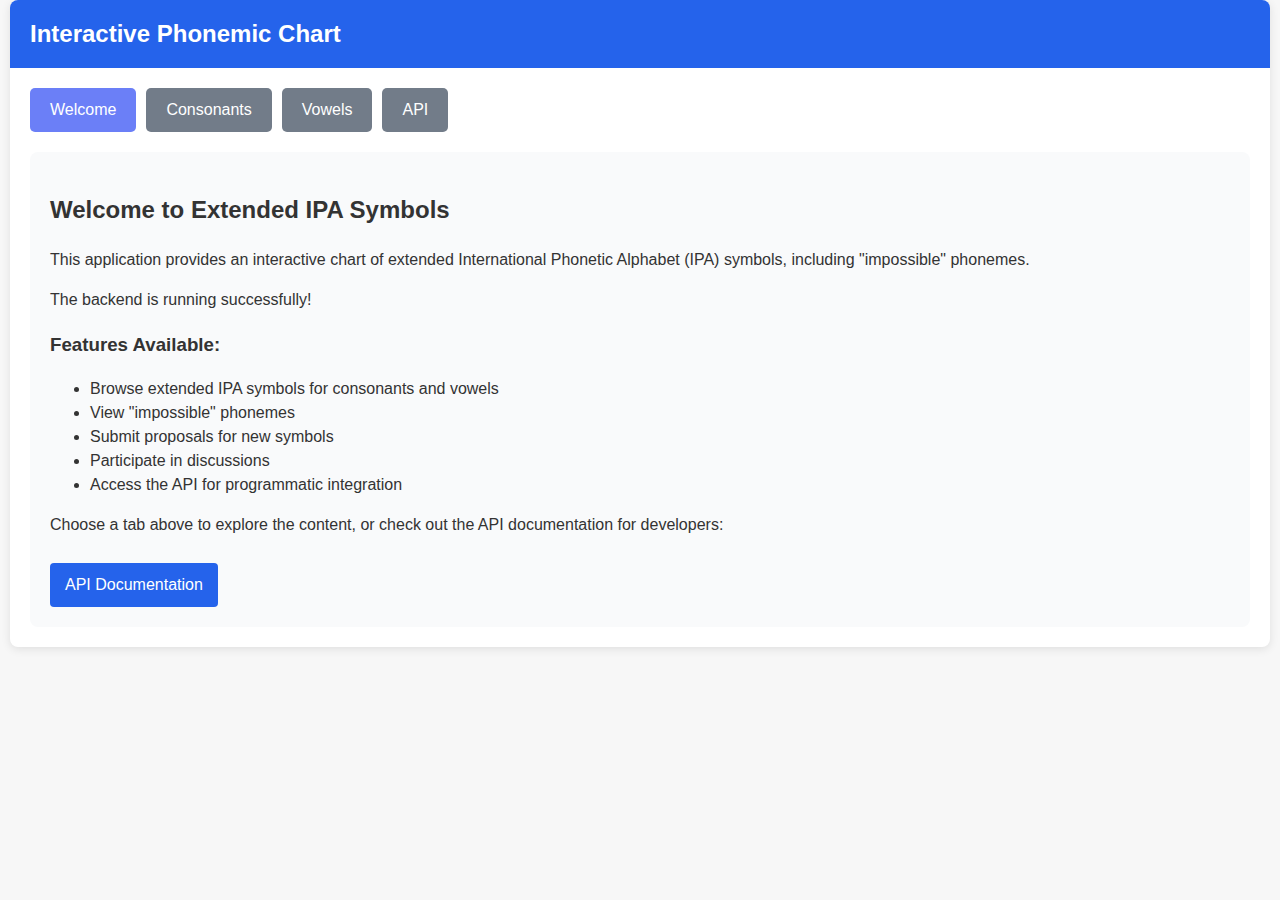
<file: backend/backend/index.html>
<!DOCTYPE html>
<html lang="en">
<head>
    <meta charset="UTF-8">
    <meta name="viewport" content="width=device-width, initial-scale=1.0">
    <title>Interactive Phonemic Chart - Extended IPA Symbols</title>
    <style>
        body {
            font-family: -apple-system, BlinkMacSystemFont, 'Segoe UI', Roboto, Oxygen, Ubuntu, Cantarell, 'Open Sans', 'Helvetica Neue', sans-serif;
            line-height: 1.5;
            color: #333;
            margin: 0;
            padding: 0;
            background-color: #f7f7f7;
        }

        .container {
            max-width: 1220px;
            margin: 0 auto;
            background-color: white;
            border-radius: 8px;
            box-shadow: 0 2px 10px rgba(0, 0, 0, 0.1);
            padding: 20px;
        }

        .header {
            display: flex;
            justify-content: space-between;
            align-items: center;
            margin-bottom: 20px;
            background-color: #2563eb;
            color: white;
            padding: 16px 20px;
            margin: -20px -20px 20px -20px;
            border-radius: 8px 8px 0 0;
        }

        .header h1 {
            margin: 0;
            font-size: 24px;
        }

        .tabs {
            display: flex;
            margin-bottom: 20px;
        }

        .tab {
            padding: 10px 20px;
            background-color: #727c89;
            color: white;
            text-align: center;
            cursor: pointer;
            border-radius: 5px;
            margin-right: 10px;
        }

        .tab.active {
            background-color: #6b7ff7;
        }

        .tab-content {
            display: none;
            padding: 20px;
            background-color: #f9fafb;
            border-radius: 8px;
        }

        .tab-content.active {
            display: block;
        }

        .api-link {
            display: inline-block;
            padding: 10px 15px;
            background-color: #2563eb;
            color: white;
            text-decoration: none;
            border-radius: 4px;
            margin-top: 10px;
        }

        .api-link:hover {
            background-color: #1e40af;
        }

        .phoneme-table {
            width: 100%;
            border-collapse: collapse;
            margin-bottom: 20px;
        }

        .phoneme-table th, .phoneme-table td {
            border: 1px solid #ddd;
            padding: 10px;
            text-align: center;
        }

        .phoneme-table th {
            background-color: #f0f0f0;
        }

        .label-cell {
            background-color: #f8f9fa;
            font-weight: bold;
        }

        .loading {
            text-align: center;
            padding: 40px;
            font-style: italic;
            color: #666;
        }

        .error {
            background-color: #fee2e2;
            border: 1px solid #ef4444;
            padding: 15px;
            border-radius: 8px;
            margin-bottom: 20px;
        }
    </style>
</head>
<body>
    <div class="container">
        <div class="header">
            <h1>Interactive Phonemic Chart</h1>
        </div>

        <div class="tabs">
            <div class="tab active" data-tab="welcome">Welcome</div>
            <div class="tab" data-tab="consonants">Consonants</div>
            <div class="tab" data-tab="vowels">Vowels</div>
            <div class="tab" data-tab="api">API</div>
        </div>

        <!-- Welcome Tab Content -->
        <div id="welcome" class="tab-content active">
            <h2>Welcome to Extended IPA Symbols</h2>
            <p>This application provides an interactive chart of extended International Phonetic Alphabet (IPA) symbols, including "impossible" phonemes.</p>
            <p>The backend is running successfully!</p>
            
            <h3>Features Available:</h3>
            <ul>
                <li>Browse extended IPA symbols for consonants and vowels</li>
                <li>View "impossible" phonemes</li>
                <li>Submit proposals for new symbols</li>
                <li>Participate in discussions</li>
                <li>Access the API for programmatic integration</li>
            </ul>
            
            <p>Choose a tab above to explore the content, or check out the API documentation for developers:</p>
            <a href="/api/docs" class="api-link">API Documentation</a>
        </div>

        <!-- Consonants Tab Content -->
        <div id="consonants" class="tab-content">
            <h2>Extended IPA Consonants</h2>
            <div class="loading">Loading consonants data...</div>
            <div id="consonants-grid"></div>
        </div>

        <!-- Vowels Tab Content -->
        <div id="vowels" class="tab-content">
            <h2>Extended IPA Vowels</h2>
            <div class="loading">Loading vowels data...</div>
            <div id="vowels-grid"></div>
        </div>

        <!-- API Tab Content -->
        <div id="api" class="tab-content">
            <h2>API Documentation</h2>
            <p>The Extended IPA Symbols API provides programmatic access to phoneme data, proposals, discussions, and more.</p>
            <p>Developers can use the following links to explore the API:</p>
            <ul>
                <li><a href="/api/docs">Swagger UI</a> - Interactive API documentation</li>
                <li><a href="/api/redoc">ReDoc</a> - Alternative API documentation</li>
                <li><a href="/api">API Overview</a> - High-level API description</li>
            </ul>
            
            <h3>Core Endpoints:</h3>
            <ul>
                <li><code>/api/languages</code> - List all languages</li>
                <li><code>/api/languages/{lang_code}/phonemes</code> - Get phonemes for a language</li>
                <li><code>/api/languages/{lang_code}/extended-phonemes</code> - Get extended IPA phonemes</li>
                <li><code>/api/languages/{lang_code}/impossible-phonemes</code> - Get impossible phonemes</li>
            </ul>
        </div>
    </div>

    <script>
        // Tab switching functionality
        document.addEventListener('DOMContentLoaded', function() {
            const tabs = document.querySelectorAll('.tab');
            const tabContents = document.querySelectorAll('.tab-content');
            
            tabs.forEach(tab => {
                tab.addEventListener('click', function() {
                    // Remove active class from all tabs
                    tabs.forEach(t => t.classList.remove('active'));
                    // Add active class to clicked tab
                    this.classList.add('active');
                    
                    // Hide all tab contents
                    tabContents.forEach(content => content.classList.remove('active'));
                    
                    // Show the corresponding tab content
                    const tabId = this.getAttribute('data-tab');
                    document.getElementById(tabId).classList.add('active');
                    
                    // Load data if needed
                    if (tabId === 'consonants' && !document.getElementById('consonants-grid').innerHTML) {
                        loadPhonemeData('english', 'consonant');
                    } else if (tabId === 'vowels' && !document.getElementById('vowels-grid').innerHTML) {
                        loadPhonemeData('english', 'vowel');
                    }
                });
            });
            
            // Function to load phoneme data
            function loadPhonemeData(language, type) {
                const gridId = type === 'consonant' ? 'consonants-grid' : 'vowels-grid';
                const gridElement = document.getElementById(gridId);
                const loadingElement = gridElement.previousElementSibling;
                
                // Fetch data from API
                fetch(`/api/languages/${language}/phonemic`)
                    .then(response => {
                        if (!response.ok) {
                            throw new Error('Failed to load phoneme data');
                        }
                        return response.json();
                    })
                    .then(data => {
                        // Hide loading indicator
                        loadingElement.style.display = 'none';
                        
                        // Process and display data
                        const phonemes = type === 'consonant' ? data.consonants : data.vowels;
                        
                        if (phonemes.length === 0) {
                            gridElement.innerHTML = '<p>No phonemes found for this category.</p>';
                            return;
                        }
                        
                        // Create table
                        let html = '<table class="phoneme-table">';
                        
                        // Add rows
                        phonemes.forEach(row => {
                            html += '<tr>';
                            row.forEach(phoneme => {
                                if (phoneme) {
                                    html += `<td>${phoneme.symbol}</td>`;
                                } else {
                                    html += '<td></td>';
                                }
                            });
                            html += '</tr>';
                        });
                        
                        html += '</table>';
                        
                        // Display impossible phonemes if available
                        if (data.impossible && data.impossible.length > 0 && type === 'consonant') {
                            html += '<h3>Impossible Phonemes</h3>';
                            html += '<div class="impossible-phonemes">';
                            data.impossible.forEach(phoneme => {
                                html += `<span class="impossible-phoneme" title="${phoneme.description}">${phoneme.symbol}</span> `;
                            });
                            html += '</div>';
                        }
                        
                        gridElement.innerHTML = html;
                    })
                    .catch(error => {
                        console.error('Error loading phoneme data:', error);
                        loadingElement.style.display = 'none';
                        gridElement.innerHTML = `
                            <div class="error">
                                <p>Error loading phoneme data: ${error.message}</p>
                                <p>Please ensure the database is properly initialized and contains phoneme data.</p>
                            </div>
                        `;
                    });
            }
        });
    </script>
</body>
</html>
</file>
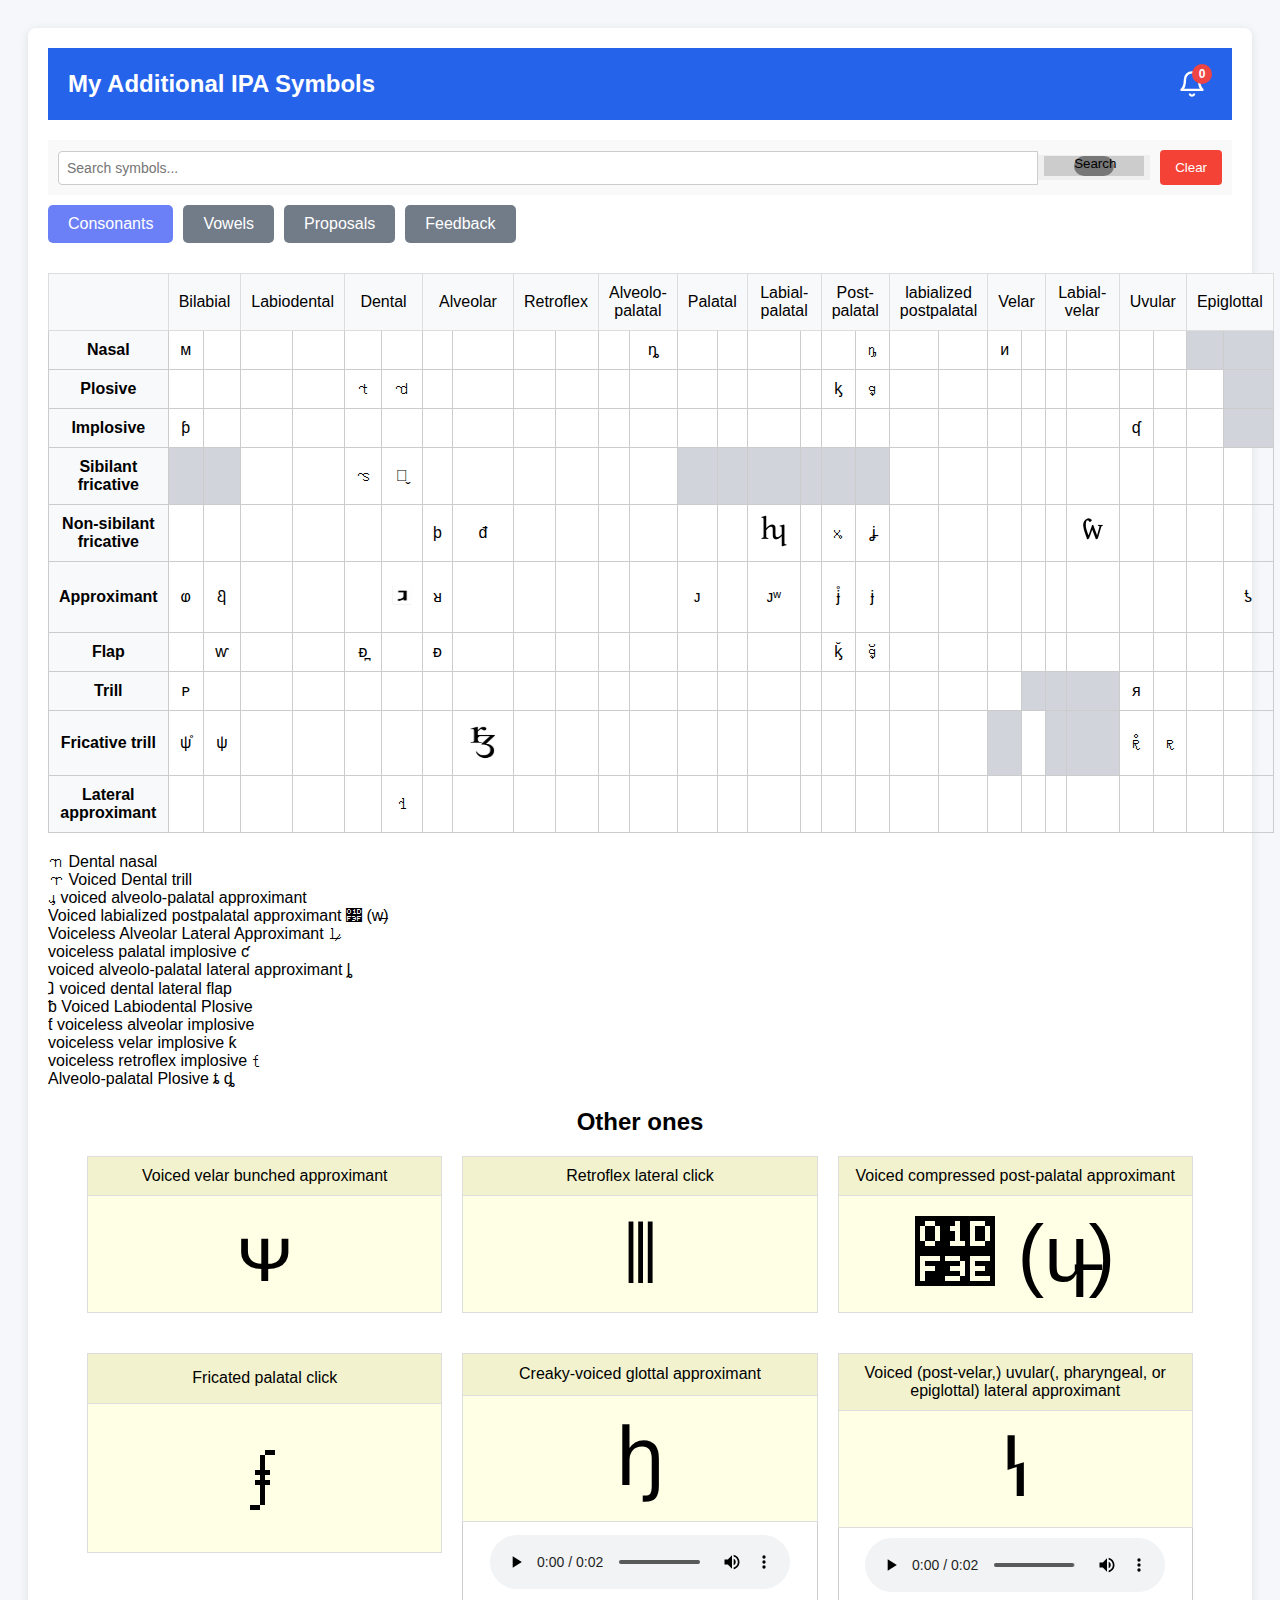
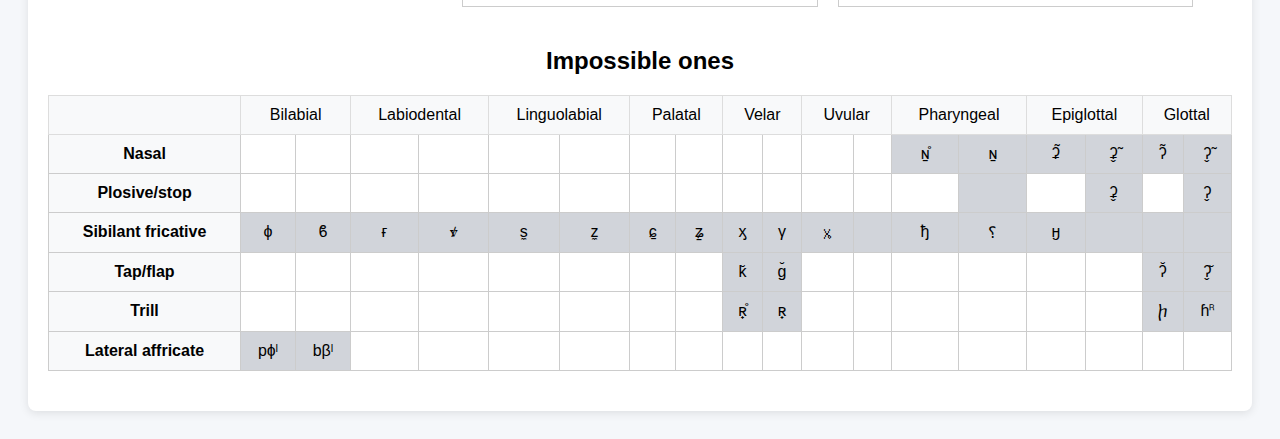
<file: backend/static/index.html>
<!DOCTYPE html>
    <html lang="en">
    <head>
    <meta charset="UTF-8">
    <meta name="viewport" content="width=device-width, initial-scale=1.0">
    <title>My Additional IPA Symbols</title>
    <style>
    body {
    font-family: Arial, sans-serif;
    background-color: #f5f7fa;
    padding: 20px;
    }
    .container {
    max-width: 1220px;
    margin: 0 auto;
    background-color: white;
    border-radius: 8px;
    box-shadow: 0 2px 10px rgba(0, 0, 0, 0.1);
    padding: 20px;
    }
    .header {
    display: flex;
    justify-content: space-between;
    align-items: center;
    margin-bottom: 20px;
    }
    .search-box {
    display: flex;
    border: 1px solid #ddd;
    border-radius: 25px;
    padding: 8px 15px;
    background-color: white;
    }
    .search-box input {
    border: none;
    outline: none;
    width: 200px;
    font-size: 16px;
    }
    .search-button {
    background-color: #6b7ff7;
    color: white;
    border: none;
    border-radius: 50%;
    width: 30px;
    height: 30px;
    font-size: 18px;
    cursor: pointer;
    display: flex;
    align-items: center;
    justify-content: center;
    margin-left: 10px;
    }
    .tabs {
    display: flex;
    margin-bottom: 20px;
    }
    .tab {
    padding: 10px 20px;
    background-color: #727c89;
    color: white;
    text-align: center;
    cursor: pointer;
    border-radius: 5px;
    margin-right: 10px;
    }
    .tab.active {
    background-color: #6b7ff7;
    }
    .category-tabs {
    display: flex;
    flex-wrap: wrap;
    margin-bottom: 10px;
    }
    .category-tab {
    padding: 8px 15px;
    background-color: #e9ecef;
    text-align: center;
    cursor: pointer;
    margin: 0 2px 5px 0;
    flex-grow: 1;
    border-radius: 5px;
    }
    table {
    width: 100%;
    border-collapse: collapse;
    margin-bottom: 20px;
    }
    th, td {
    border: 1px solid #ddd;
    padding: 10px;
    text-align: center;
    }
    th {
    background-color: #f8f9fa;
    font-weight: normal;
    }
    .label-cell {
    background-color: #f8f9fa;
    font-weight: bold;
    }
    .tab-content {
    display: none;
    }
    .tab-content.active {
    display: block;
    }
    .mirrored {
    transform: scaleX(-1);
    display: inline-block;
    }
    
    /* New styles for the proposal feature */
    .proposal-form {
    background-color: #f8f9fa;
    padding: 20px;
    border-radius: 8px;
    margin-bottom: 20px;
    }
    .form-group {
    margin-bottom: 15px;
    }
    .form-group label {
    display: block;
    margin-bottom: 5px;
    font-weight: bold;
    }
    .form-group input, .form-group textarea, .form-group select {
    width: 100%;
    padding: 8px;
    border: 1px solid #ddd;
    border-radius: 4px;
    }
    .proposal-submit-btn {
    background-color: #6b7ff7;
    color: white;
    border: none;
    padding: 10px 15px;
    border-radius: 4px;
    cursor: pointer;
    font-size: 16px;
    }
    .proposal-submit-btn:hover {
    background-color: #5a6fe6;
    }
    .proposals-list {
    margin-top: 20px;
    }
    .proposal-item {
    background-color: white;
    border: 1px solid #ddd;
    border-radius: 4px;
    padding: 15px;
    margin-bottom: 10px;
    position: relative;
    }
    .proposal-header {
    display: flex;
    justify-content: space-between;
    margin-bottom: 10px;
    }
    .proposal-symbol {
    font-size: 24px;
    font-weight: bold;
    }
    .proposal-date {
    color: #666;
    }
    .proposal-details {
    margin-bottom: 10px;
    }
    .proposal-details p {
    margin: 5px 0;
    }
    .proposal-votes {
    display: flex;
    align-items: center;
    }
    .vote-btn {
    background-color: #e9ecef;
    border: none;
    padding: 5px 10px;
    border-radius: 4px;
    cursor: pointer;
    margin-right: 10px;
    }
    .upvote {
    color: green;
    }
    .downvote {
    color: red;
    }
    .vote-count {
    font-weight: bold;
    margin: 0 10px;
    }
    .no-proposals {
    text-align: center;
    padding: 20px;
    color: #666;
    }
    .delete-proposal {
    position: absolute;
    top: 10px;
    right: 10px;
    background-color: #ff6b6b;
    color: white;
    border: none;
    width: 24px;
    height: 24px;
    border-radius: 50%;
    cursor: pointer;
    display: flex;
    align-items: center;
    justify-content: center;
    }
    .status-badge {
    display: inline-block;
    padding: 3px 8px;
    border-radius: 12px;
    font-size: 12px;
    margin-left: 10px;
    }
    .status-pending {
    background-color: #ffeeba;
    color: #856404;
    }
    .status-approved {
    background-color: #d4edda;
    color: #155724;
    }
    .status-rejected {
    background-color: #f8d7da;
    color: #721c24;
    }
    .filter-buttons {
    margin-bottom: 15px;
    }
    .filter-btn {
    background-color: #e9ecef;
    border: none;
    padding: 5px 10px;
    border-radius: 4px;
    cursor: pointer;
    margin-right: 5px;
    }
    .filter-btn.active {
    background-color: #6b7ff7;
    color: white;
    }
    .file-upload {
    display: flex;
    align-items: center;
    margin-top: 10px;
    }
    .file-upload input[type="file"] {
    width: auto;
    }
    .file-upload-label {
    margin-right: 10px;
   background-color: #e9ecef;
    border: none;
    padding: 5px 10px;
    border-radius: 4px;
    cursor: pointer;
    }
        .open {
            border-right: none !important;
        }
        .search-container {
                    display: flex;
                    margin-bottom: 10px;
                    border: 1px solid #ccc;
                    padding: 10px;
                    background-color: #f9f9f9;
                    align-items: center;
                    border: none;
                }
        #searchInput {
                   flex: 1;
                   padding: 8px;
                   border: 1px solid #ccc;
                   border-radius: 4px 0 0 4px;
                   font-size: 14px;
               }
        #searchButton {
                    border: none;
                }
        
        
        
        .feedback-header {
                    border-bottom: 1px solid #ddd;
                    padding-bottom: 15px;
                    margin-bottom: 20px;
                }
                
                .topic-form {
                    background-color: #f8f9fa;
                    padding: 20px;
                    border-radius: 5px;
                    margin-bottom: 30px;
                }
                
                .form-group {
                    margin-bottom: 15px;
                }
                
                .form-control {
                    width: 100%;
                    padding: 8px;
                    border: 1px solid #ddd;
                    border-radius: 4px;
                    box-sizing: border-box;
                }
                
                .btn {
                    padding: 10px 15px;
                    background-color: #36c;
                    color: white;
                    border: none;
                    border-radius: 4px;
                    cursor: pointer;
                }
                
                .btn:hover {
                    background-color: #2a5db0;
                }
                
                .topic {
                    border: 1px solid #ddd;
                    border-radius: 5px;
                    margin-bottom: 20px;
                    overflow: hidden;
                }
                
                .topic-header {
                    background-color: #f5f5f5;
                    padding: 10px 15px;
                    border-bottom: 1px solid #ddd;
                    display: flex;
                    justify-content: space-between;
                }
                
                .topic-title {
                    font-weight: bold;
                    margin: 0;
                }
                
                .topic-meta {
                    color: #666;
                    font-size: 0.9em;
                }
                
                .topic-content {
                    padding: 15px;
                    background-color: white;
                }
                
                .topic-actions {
                    text-align: right;
                    padding: 10px 15px;
                    background-color: #f5f5f5;
                    border-top: 1px solid #ddd;
                }
                
                .reply-form {
                    display: none;
                    padding: 15px;
                    background-color: #f8f9fa;
                    border-top: 1px solid #ddd;
                }
                
                .replies {
                    margin-top: 10px;
                    padding-left: 20px;
                    border-left: 2px solid #ddd;
                }
                
                .reply {
                    background-color: #f9f9f9;
                    padding: 10px;
                    margin-bottom: 10px;
                    border-radius: 5px;
                }
                
                .reply-meta {
                    font-size: 0.85em;
                    color: #666;
                    margin-bottom: 5px;
                }
                
                .hidden {
                    display: none;
                }
                
                #feedback-thanks {
                    background-color: #dff0d8;
                    padding: 15px;
                    border-radius: 5px;
                    margin-top: 20px;
                }
        
        
        
        
        
        
        
        
        
        
        
        
        

           /* Header styles */
           .header {
               background-color: #2563eb;
               color: white;
               padding: 16px 20px;
               display: flex;
               justify-content: space-between;
               align-items: center;
           }
           .header h1 {
               margin: 0;
               font-size: 24px;
           }

           /* Notification bell styles */
           .notification-container {
               position: relative;
           }
           .bell-button {
               background: none;
               border: none;
               color: white;
               cursor: pointer;
               width: 40px;
               height: 40px;
               border-radius: 50%;
               display: flex;
               align-items: center;
               justify-content: center;
               position: relative;
           }
           .bell-button:hover {
               background-color: rgba(255,255,255,0.1);
           }
           .notification-badge {
               position: absolute;
               top: 0;
               right: 0;
               background-color: #ef4444;
               color: white;
               border-radius: 50%;
               width: 20px;
               height: 20px;
               display: flex;
               align-items: center;
               justify-content: center;
               font-size: 12px;
               font-weight: bold;
           }
           .notifications-dropdown {
               position: absolute;
               right: 0;
               top: 45px;
               width: 320px;
               background-color: white;
               border-radius: 8px;
               box-shadow: 0 4px 6px rgba(0,0,0,0.1);
               z-index: 1000;
               color: #333;
               display: none;
           }
           .notifications-dropdown.show {
               display: block;
           }
           .notifications-header {
               padding: 8px 12px;
               border-bottom: 1px solid #e5e7eb;
               font-weight: bold;
               display: flex;
               justify-content: space-between;
               align-items: center;
           }
           .notifications-list {
               max-height: 256px;
               overflow-y: auto;
           }
           .notification-item {
               padding: 12px;
               border-bottom: 1px solid #f3f4f6;
               display: flex;
               justify-content: space-between;
           }
           .notification-item.unread {
               background-color: #eff6ff;
           }
           .notification-text {
               font-size: 14px;
               flex: 1;
           }
           .dismiss-button {
               background: none;
               border: none;
               color: #9ca3af;
               cursor: pointer;
               margin-left: 8px;
           }
           .dismiss-button:hover {
               color: #4b5563;
           }
           .no-notifications {
               padding: 16px;
               text-align: center;
               color: #6b7280;
           }
           .loading-spinner::after {
               content: "";
               width: 20px;
               height: 20px;
               border: 2px solid #f3f4f6;
               border-top: 2px solid #2563eb;
               border-radius: 50%;
               animation: spin 1s linear infinite;
           }
           @keyframes spin {
               0% { transform: rotate(0deg); }
               100% { transform: rotate(360deg); }
           }
        
        
        
        
        
        
        
        
        
        
        
        
        /* Add these CSS styles to your stylesheet */

        .notification-item {
            padding: 10px 15px;
            border-bottom: 1px solid #f1f1f1;
            display: flex;
            align-items: flex-start;
            transition: background-color 0.2s;
        }

        .notification-item:hover {
            background-color: #f9f9f9;
        }

        .notification-content {
            flex-grow: 1;
            margin-right: 10px;
        }

        .notification-title {
            font-weight: bold;
            margin-bottom: 3px;
            color: #333;
        }

        .notification-message {
            color: #666;
            font-size: 14px;
        }

        .notification-time {
            color: #999;
            font-size: 12px;
            margin-top: 5px;
        }

        .loading-spinner {
            border: 3px solid #f3f3f3;
            border-top: 3px solid #3498db;
            border-radius: 50%;
            width: 20px;
            height: 20px;
            animation: spin 1s linear infinite;
            margin: 20px auto;
            display: flex;
            justify-content: center;
            padding: 16px;
        }

        @keyframes spin {
            0% { transform: rotate(0deg); }
            100% { transform: rotate(360deg); }
        }

        .empty-notifications {
            padding: 20px;
            text-align: center;
            color: #999;
        }

        /* Make sure dropdown is styled properly */
        .notifications-dropdown {
            position: absolute;
            right: 0;
            top: 40px;
            width: 300px;
            background-color: white;
            border-radius: 8px;
            box-shadow: 0 5px 15px rgba(0, 0, 0, 0.2);
            z-index: 1000;
            display: none;
        }
    </style>
    </head>
    <body>
        <div class="container">
            <div class="header">
                            <h1>My Additional IPA Symbols</h1>
                            <div class="notification-container">
                                <button class="bell-button" id="notificationBell">
                                    <svg class="bell-icon" xmlns="http://www.w3.org/2000/svg" viewBox="0 0 24 24" fill="none" stroke="currentColor" stroke-width="2" stroke-linecap="round" stroke-linejoin="round">
                                        <path d="M18 8A6 6 0 0 0 6 8c0 7-3 9-3 9h18s-3-2-3-9"></path>
                                        <path d="M13.73 21a2 2 0 0 1-3.46 0"></path>
                                    </svg>
                                    <span class="notification-badge" id="notificationBadge">0</span>
                                </button>
                                
                                <div class="notifications-dropdown" id="notificationsDropdown">
                                    <div class="notifications-header">
                                        <span>Notifications</span>
                                        <button id="refreshNotifications" class="dismiss-button">
                                            <svg xmlns="http://www.w3.org/2000/svg" width="16" height="16" viewBox="0 0 24 24" fill="none" stroke="currentColor" stroke-width="2" stroke-linecap="round" stroke-linejoin="round">
                                                <path d="M23 4v6h-6"></path>
                                                <path d="M1 20v-6h6"></path>
                                                <path d="M3.51 9a9 9 0 0 1 14.85-3.36L23 10"></path>
                                                <path d="M20.49 15a9 9 0 0 1-14.85 3.36L1 14"></path>
                                            </svg>
                                        </button>
                                    </div>
                                    
                                    <div class="notifications-list" id="notificationsList">
                                        <!-- Notifications will be populated here -->
                                        <div class="loading-spinner"></div>
                                    </div>
                                </div>
                            </div>
                        </div>
            <div class="search-container">
                    <input type="text" id="searchInput" placeholder="Search symbols...">
                    <button id="searchButton"><span style="position: relative; width: 100px; height: 20px; background-color: #ccc;">
                        <span style="position: absolute; top: 50%; left: 30%; transform: translateY(-50%); background-color: #777; width: 40px; height: 20px; border-radius: 10px;">Search</span>
                      </span></button>
                </div>

                <style>
                    table {
                      border-collapse: collapse;
                    }

                    td {
                      border: 1px solid #ccc;
                      padding: 10px;
                    }

                    span {
                      display: inline-block;
                    }
                    </style>
            
            <div class="tabs">
                <div class="tab active" data-tab="consonants" id="consonants-tab">Consonants</div>
                <div class="tab" data-tab="vowels" id="vowels-tab">Vowels</div>
                <div class="tab" data-tab="proposals" id="proposals-tab">Proposals</div>
                <div class="tab" data-tab="feedback" id="feedback-tab">Feedback</div>
            </div>
        <!-- Consonants Tab Content -->
            <div id="consonants" class="tab-content active">
            <div class="category-tabs">
            </div>
            
            <table>
                        <tr>
                            <th></th>
                            <th colspan="2" scope="col">Bilabial</th>
                            <th colspan="2" scope="col">Labiodental</th>
                            <th colspan="2" scope="col">Dental</th>
                            <th colspan="2" scope="col">Alveolar</th>
                            <th colspan="2" scope="col">Retroflex</th>
                            <th colspan="2" scope="col">Alveolo-palatal</th>
                            <th colspan="2" scope="col">Palatal</th>
                            <th colspan="2" scope="col">Labial-palatal</th>
                            <th colspan="2" scope="col">Post-palatal</th>
                            <th colspan="2" scope="col">labialized postpalatal</th>
                            <th colspan="2" scope="col">Velar</th>
                            <th colspan="2" scope="col">Labial-velar</th>
                            <th colspan="2" scope="col">Uvular</th>
                            <th colspan="2" scope="col">Epiglottal</th>
                        </tr>
                        <tr>
                            <td class="label-cell">Nasal</td>
                            <td><span class="clickable-text" data-audio-url="audio/Voiceless_Bilabial_Nasal.ogg.mp3">ᴍ</span></td>
                            <td></td>
                            <td></td>
                            <td></td>
                            <td></td>
                            <td></td>
                            <td></td>
                            <td></td>
                            <td></td>
                            <td></td>
                            <td></td>
                            <td>ȵ</td>
                            <td></td>
                            <td></td>
                            <td></td>
                            <td></td>
                            <td></td>
                            <td>𝼔</td>
                            <td></td>
                            <td></td>
                            <td> <span class="clickable-text" data-audio-url="audio/Voiceless_velar_nasal.wav.mp3">ᴎ</span></td>
                            <td></td>
                            <td></td>
                            <td></td>
                            <td></td>
                            <td></td>
                            <td style="background-color: #d1d4da;"></td>
                            <td style="background-color: #d1d4da;"></td>
                        </tr>
                        <tr>
                            <td class="label-cell">Plosive</td>
                            <td></td>
                            <td></td>
                            <td></td>
                            <td></td>
                            <td> <span class="clickable-text" data-audio-url="audio/Voiceless_dental_stop.ogg.mp3">𝼪</span></td>
                            <td><span class="clickable-text" data-audio-url="audio/Voiced_dental_stop.ogg.mp3">𝼥</span></td>
                            <td></td>
                            <td></td>
                            <td></td>
                            <td></td>
                            <td></td>
                            <td></td>
                            <td></td>
                            <td></td>
                            <td></td>
                            <td></td>
                            <td>ᶄ</td>
                            <td>ꬶ</td>
                            <td></td>
                            <td></td>
                            <td></td>
                            <td></td>
                            <td></td>
                            <td></td>
                            <td></td>
                            <td></td>
                            <td></td>
                            <td style="background-color: #d1d4da;"></td>
                        </tr>
                        <tr>
                            <td class="label-cell">Implosive</td>
                            <td>ƥ</td>
                            <td></td>
                            <td></td>
                            <td></td>
                            <td></td>
                            <td></td>
                            <td></td>
                            <td></td>
                            <td></td>
                            <td></td>
                            <td></td>
                            <td></td>
                            <td></td>
                            <td></td>
                            <td></td>
                            <td></td>
                            <td></td>
                            <td></td>
                            <td></td>
                            <td></td>
                            <td></td>
                            <td></td>
                            <td></td>
                            <td></td>
                            <td><span class="clickable-text" data-audio-url="audio/Voiceless-uvular-implosive.ogg.mp3">ʠ</span></td>
                            <td></td>
                            <td></td>
                            <td style="background-color: #d1d4da;"></td>
                        </tr>
                        <tr>
                            <td class="label-cell">Sibilant fricative</td>
                            <td style="background-color: #d1d4da;"></td>
                            <td style="background-color: #d1d4da;"></td>
                            <td></td>
                            <td></td>
                            <td>𝼩</td>
                            <td>𝼩̬</td>
                            <td></td>
                            <td></td>
                            <td></td>
                            <td></td>
                            <td></td>
                            <td></td>
                            <td style="background-color: #d1d4da;"></td>
                            <td style="background-color: #d1d4da;"></td>
                            <td style="background-color: #d1d4da;"></td>
                            <td style="background-color: #d1d4da;"></td>
                            <td style="background-color: #d1d4da;"></td>
                            <td style="background-color: #d1d4da;"></td>
                            <td></td>
                            <td></td>
                            <td></td>
                            <td></td>
                            <td></td>
                            <td></td>
                            <td></td>
                            <td></td>
                            <td></td>
                            <td></td>
                            </tr>
                        <tr>
                            <td class="label-cell">Non-sibilant fricative</td>
                            <td></td>
                            <td></td>
                            <td></td>
                            <td></td>
                            <td></td>
                            <td></td>
                            <td><span class="clickable-text" data-audio-url="audio/Voiceless_alveolar_non-sibilant_fricative.ogg.mp3">þ</span></td>
                            <td><span class="clickable-text" data-audio-url="audio/Voiced_alveolar_non-sibilant_fricative.ogg.mp3">đ</span></td>
                            <td></td>
                            <td></td>
                            <td></td>
                            <td></td>
                            <td></td>
                            <td></td>
                            <td><img src="images/H_turned_H_ligature.svg.png"></td>
                            <td></td>
                            <td>ꭖ</td>
                            <td>ʝ̵</td>
                            <td></td>
                            <td></td>
                            <td></td>
                            <td></td>
                            <td></td>
                            <td><img src="images/W_with_left_hook.svg.png"></td>
                            <td></td>
                            <td></td>
                            <td></td>
                            <td></td>
                        </tr>
                        <tr>
                            <td class="label-cell">Approximant</td>
                            <td>ⱷ</td>
                            <td><span class="clickable-text" data-audio-url="audio/Bilabial_approximant.ogg.mp3"><p class="mirrored">β</p></span></td>
                            <td></td>
                            <td></td>
                            <td></td>
                            <td> <span class="clickable-text" data-audio-url="audio/Voiced_dental_approximant.ogg.mp3"><img src="images/Voiced dental approximant.png"
                                width="20"
                                height="20" /></span></td>
                            <td>ᴚ</td>
                            <td></td>
                            <td></td>
                            <td></td>
                            <td></td>
                            <td></td>
                            <td><span class="clickable-text" data-audio-url="audio/Voiceless_palatal_approximant.wav.mp3">ᴊ</span></td>
                            <td></td>
                            <td>ᴊʷ</td>
                            <td></td>
                            <td>ɉ̊</td>
                            <td> <span class="clickable-text" data-audio-url="audio/Post-palatal_approximant.ogg.mp3">ɉ</span></td>
                            <td></td>
                            <td></td>
                            <td></td>
                            <td></td>
                            <td></td>
                            <td></td>
                            <td></td>
                            <td></td>
                            <td></td>
                            <td>ƾ</td>
                        </tr>
                        <tr>
                            <td class="label-cell">Flap</td>
                            <td></td>
                            <td> <span class="clickable-text" data-audio-url="audio/Voiced_bilabial_flap.wav.mp3">ⱳ</span></td>
                            <td></td>
                            <td></td>
                            <td>ᴆ̪</td>
                            <td></td>
                            <td><span class="clickable-text" data-audio-url="audio/Voiceless_alveolar_tap.wav.mp3">ᴆ</span></td>
                            <td></td>
                            <td></td>
                            <td></td>
                            <td></td>
                            <td></td>
                            <td></td>
                            <td></td>
                            <td></td>
                            <td></td>
                            <td>ᶄ̆</td>
                            <td>ꬶ̆</td>
                            <td></td>
                            <td></td>
                            <td></td>
                            <td></td>
                            <td></td>
                            <td></td>
                            <td></td>
                            <td></td>
                            <td></td>
                            <td></td>
                        </tr>
                        <tr>
                            <td class="label-cell">Trill</td>
                            <td><span class="clickable-text" data-audio-url="audio/Voiceless_bilabial_trill.ogg.mp3">ᴘ</span></td>
                            <td></td>
                            <td></td>
                            <td></td>
                            <td></td>
                            <td></td>
                            <td></td>
                            <td></td>
                            <td></td>
                            <td></td>
                            <td></td>
                            <td></td>
                            <td></td>
                            <td></td>
                            <td></td>
                            <td></td>
                            <td></td>
                            <td></td>
                            <td></td>
                            <td></td>
                            <td></td>
                            <td style="background-color: #d1d4da;"></td>
                            <td style="background-color: #d1d4da;"></td>
                            <td style="background-color: #d1d4da;"></td>
                            <td><span class="clickable-text" data-audio-url="audio/Voiceless_uvular_trill.ogg.mp3">ᴙ</span></td>
                            <td></td>
                            <td></td>
                            <td></td>
                        </tr>
                        <tr>
                            <td class="label-cell">Fricative trill</td>
                            <td>ψ̊</td>
                            <td>ψ</td>
                            <td></td>
                            <td></td>
                            <td></td>
                            <td></td>
                            <td></td>
                            <td><span class="clickable-text" data-audio-url="audio/Raised_alveolar_non-sonorant_trill.ogg.mp3"><img src="images/Voiced alveolar fricative trill.jpeg"
                                width="40"
                                height="40" /></span></td>
                            <td></td>
                            <td></td>
                            <td></td>
                            <td></td>
                            <td></td>
                            <td></td>
                            <td></td>
                            <td></td>
                            <td></td>
                            <td></td>
                            <td></td>
                            <td></td>
                            <td style="background-color: #d1d4da;"></td>
                            <td></td>
                            <td style="background-color: #d1d4da;"></td>
                            <td style="background-color: #d1d4da;"></td>
                            <td><span class="clickable-text" data-audio-url="audio/Voiceless_uvular_fricative_trill.ogg.mp3">ꭆ̊</span></td>
                            <td>ꭆ</td>
                            <td></td>
                            <td></td>
                        </tr>
                        <tr>
                            <td class="label-cell">Lateral approximant</td>
                            <td></td>
                            <td></td>
                            <td></td>
                            <td></td>
                            <td></td>
                            <td>𝼦</td>
                            <td></td>
                            <td></td>
                            <td></td>
                            <td></td>
                            <td></td>
                            <td></td>
                            <td></td>
                            <td></td>
                            <td></td>
                            <td></td>
                            <td></td>
                            <td></td>
                            <td></td>
                            <td></td>
                            <td></td>
                            <td></td>
                            <td></td>
                            <td></td>
                            <td></td>
                            <td></td>
                            <td></td>
                            <td></td>
                        </tr>
                    </table>
            𝼧 Dental nasal <br>
            𝼨 Voiced Dental trill <br>
            𝼕 voiced alveolo-palatal approximant <br>
        Voiced labialized postpalatal approximant 𝼿 (w̶) <br>
        Voiceless Alveolar Lateral Approximant ꝲ <br>
        voiceless palatal implosive ƈ <br>
        voiced alveolo-palatal lateral approximant ȴ <br>
        ⱹ voiced dental lateral flap <br>
        ƀ Voiced Labiodental Plosive <br>
        ƭ voiceless alveolar implosive <br>
        voiceless velar implosive ƙ <br>
        voiceless retroflex implosive 𝼉 <br>
        Alveolo-palatal Plosive ȶ ȡ
            <h2 style="text-align: center">Other ones</h2>
                <div style="display: flex; flex-wrap: wrap; justify-content: center; gap: 20px;">
                    <!-- Row 1 -->
                    <table class="infobox" style="width: 30%; margin-bottom: 20px;">
                        <tbody>
                            <tr>
                                <th class="infobox-above" colspan="2" style="background: #f2f2ce;">
                                    Voiced velar bunched approximant
                                </th>
                            </tr>
                            <tr>
                                <th class="infobox-header" colspan="2" style="background: #ffffe6;">
                                    <span style="font-size: 5em; line-height: 1.2em; vertical-align: super; font-weight: normal;" class="IPA nowrap">
                                        ᴪ
                                    </span>
                                </th>
                            </tr>
                        </tbody>
                    </table>

                    <table class="infobox" style="width: 30%; margin-bottom: 20px;">
                        <tbody>
                            <tr>
                                <th class="infobox-above" colspan="2" style="background: #f2f2ce;">
                                    Retroflex lateral click
                                </th>
                            </tr>
                            <tr>
                                <th class="infobox-header" colspan="2" style="background: #ffffe6;">
                                    <span style="font-size: 5em; line-height: 1.2em; vertical-align: super; font-weight: normal;">
                                        <span class="IPA nowrap">
                                            ⦀
                                        </span>
                                    </span>
                                </th>
                            </tr>
                        </tbody>
                    </table>

                    <table class="infobox" style="width: 30%; margin-bottom: 20px;">
                        <tbody>
                            <tr>
                                <th class="infobox-above" colspan="2" style="background: #f2f2ce;">
                                    Voiced compressed post-palatal approximant
                                </th>
                            </tr>
                            <tr>
                                <th class="infobox-header" colspan="2" style="background: #ffffe6;">
                                    <span style="font-size: 5em; line-height: 1.2em; vertical-align: super; font-weight: normal;">
                                        <span class="IPA nowrap">
                                            𝼾 (ɥ̵)
                                        </span>
                                    </span>
                                </th>
                            </tr>
                        </tbody>
                    </table>

                    <!-- Row 2 -->
                    <table class="infobox" style="width: 30%; margin-bottom: 20px; height: 200px; box-sizing: border-box;">
                        <tbody>
                            <tr>
                                <th class="infobox-above" colspan="2" style="background: #f2f2ce;">
                                    Fricated palatal click
                                </th>
                            </tr>
                            <tr>
                                <th class="infobox-header" colspan="2" style="background: #ffffe6;">
                                    <span style="font-size: 5em; line-height: 1.2em; vertical-align: super; font-weight: normal;">
                                        <span class="IPA nowrap">
                                            𝼋
                                        </span>
                                    </span>
                                </th>
                            </tr>
                        </tbody>
                    </table>
                    <table class="infobox" style="width: 30%; margin-bottom: 20px;">
                        <tbody>
                            <tr>
                                <th class="infobox-above" colspan="2" style="background: #f2f2ce;">
                                    Creaky-voiced glottal approximant
                                </th>
                            </tr>
                            <tr>
                                <th class="infobox-header" colspan="2" style="background: #ffffe6;">
                                    <span style="font-size: 5em; line-height: 1.2em; vertical-align: super; font-weight: normal;">
                                        <span class="IPA nowrap">
                                            ꜧ
                                        </span>
                                    </span>
                                </th>
                            </tr>
                            <tr>
                                <td class="infobox-full-data center" colspan="2">
                                  <span>
                                <audio src="audio/Creaky-voiced_glottal_approximant.wav.mp3" controls></audio>
                                 </span>
                                </td>
                            </tr>
                        </tbody>
                    </table>
                    <table class="infobox" style="width: 30%; margin-bottom: 20px;">
                        <tbody>
                            <tr>
                                <th class="infobox-above" colspan="2" style="background: #f2f2ce;">
                                   Voiced (post-velar,) uvular(, pharyngeal, or epiglottal) lateral approximant
                                </th>
                            </tr>
                            <tr>
                                <th class="infobox-header" colspan="2" style="background: #ffffe6;">
                                    <span style="font-size: 5em; line-height: 1.2em; vertical-align: super; font-weight: normal;">
                                        <span class="IPA nowrap">
                                            ꝇ
                                        </span>
                                    </span>
                                </th>
                            </tr>
                            <tr>
                                <td class="infobox-full-data center" colspan="2">
                                  <span>
                                <audio src="audio/Uvular_lateral_approximant.ogg.mp3" controls></audio>
                                  </span>
                                 </td>
                             </tr>
                         </tbody>
                     </table>
                </div>
                    <h2 style="text-align: center">Impossible ones</h2>
                    <table>
                        <tr>
                                           <th></th>
                                           <th colspan="2" scope="col">Bilabial</th>
                                           <th colspan="2" scope="col">Labiodental</th>
                                           <th colspan="2" scope="col">Linguolabial</th>
                                           <th colspan="2" scope="col">Palatal</th>
                                           <th colspan="2" scope="col">Velar</th>
                                               <th colspan="2" scope="col">Uvular</th>
                                           <th colspan="2" scope="col">Pharyngeal</th>
                                           <th colspan="2" scope="col">Epiglottal</th>
                                           <th colspan="2" scope="col">Glottal</th>
                                       </tr>
                                       <tr>
                        <td class="label-cell">Nasal</td>
                        <td></td>
                        <td></td>
                        <td></td>
                        <td></td>
                        <td></td>
                        <td></td>
                        <td></td>
                        <td></td>
                        <td></td>
                        <td></td>
                        <td></td>
                        <td></td>
                        <td style="background-color: #d1d4da;">ɴ̠̊</td>
                        <td style="background-color: #d1d4da;">ɴ̠</td>
                        <td style="background-color: #d1d4da;">ʡ̃</td>
                        <td style="background-color: #d1d4da;">ʡ̬̃</td>
                        <td style="background-color: #d1d4da;">ʔ̃</td>
                        <td style="background-color: #d1d4da;">ʔ̬̃</td>
                        </tr>
                        <tr>
                        <td class="label-cell">Plosive/stop</td>
                        <td></td>
                        <td></td>
                        <td></td>
                        <td></td>
                        <td></td>
                        <td></td>
                        <td></td>
                        <td></td>
                        <td></td>
                        <td></td>
                        <td></td>
                        <td></td>
                        <td></td>
                        <td style="background-color: #d1d4da;"></td>
                        <td></td>
                        <td style="background-color: #d1d4da;">ʡ̬</td>
                        <td></td>
                        <td style="background-color: #d1d4da;">ʔ̬</td>
                        </tr>
                        <tr>
                               <td class="label-cell">Sibilant fricative</td>
                               <td style="background-color: #d1d4da;">ϕ</td>
                               <td style="background-color: #d1d4da;">ϐ</td>
                               <td style="background-color: #d1d4da;">ғ</td>
                               <td style="background-color: #d1d4da;">ꝟ</td>
                               <td style="background-color: #d1d4da;">s̼</td>
                               <td style="background-color: #d1d4da;">z̼</td>
                               <td style="background-color: #d1d4da;">ɕ̠</td>
                            <td style="background-color: #d1d4da;">ʑ̠</td>
                            <td style="background-color: #d1d4da;">ӽ</td>
                            <td style="background-color: #d1d4da;">γ</td>
                            <td style="background-color: #d1d4da;">ꭔ</td>
                            <td style="background-color: #d1d4da;"> </td>
                            <td style="background-color: #d1d4da;">ђ</td>
                            <td style="background-color: #d1d4da;">⸮</td>
                            <td style="background-color: #d1d4da;">ӈ</td>
                            <td style="background-color: #d1d4da;"> </td>
                            <td style="background-color: #d1d4da;"> </td>
                            <td style="background-color: #d1d4da;"> </td>
                            </tr>
                            <tr>
                                <td class="label-cell">Tap/flap</td>
                               <td></td>
                               <td></td>
                               <td></td>
                               <td></td>
                               <td></td>
                               <td></td>
                               <td></td>
                               <td></td>
                               <td style="background-color: #d1d4da;">k̆</td>
                               <td style="background-color: #d1d4da;"><span class="clickable-text" data-audio-url="audio/Voiced_velar_tap.wav.mp3">ɡ̆</span></td>
                               <td></td>
                               <td></td>
                               <td></td>
                               <td></td>
                               <td></td>
                               <td></td>
                               <td style="background-color: #d1d4da;">ʔ̆</td>
                               <td style="background-color: #d1d4da;">ʔ̬̆</td>
                               </tr>
                               <tr>
                               <td class="label-cell">Trill</td>
                               <td></td>
                               <td></td>
                               <td></td>
                               <td></td>
                               <td></td>
                               <td></td>
                               <td></td>
                               <td></td>
                               <td style="background-color: #d1d4da;">ʀ̟̊</td>
                               <td style="background-color: #d1d4da;">ʀ̟</td>
                               <td></td>
                               <td></td>
                               <td></td>
                               <td></td>
                               <td></td>
                               <td></td>
                               <td style="background-color: #d1d4da;">ⴙ</td>
                <td style="background-color: #d1d4da;">ɦ𐞪</td>
        </tr>
                               <tr>
                               <td class="label-cell">Lateral affricate</td>
                               <td style="background-color: #d1d4da;">pɸˡ</td>
                               <td style="background-color: #d1d4da;">bβˡ</td>
                               <td></td>
                               <td></td>
                               <td></td>
                               <td></td>
                               <td></td>
                               <td></td>
                               <td></td>
                               <td></td>
                               <td></td>
                               <td></td>
                               <td></td>
                               <td></td>
                               <td></td>
                               <td></td>
                               <td></td>
                               <td></td>
                               </tr>
                        </table>
            </div>
            
            <!-- Vowels Tab Content -->
                <div id="vowels" class="tab-content">
                <div class="category-tabs">
                </div>
                <table>
                            <tr>
                                <th></th>
                                <th colspan="2">Front</th>
                                <th colspan="2">Central</th>
                                <th colspan="2">Back</th>
                            </tr>
                            <tr>
                                <th></th>
                                <th>Unrounded</th>
                                <th>Rounded</th>
                                <th>Unrounded</th>
                                <th>Rounded</th>
                                <th>Unrounded</th>
                                <th>Rounded</th>
                            </tr>
                            <tr>
                                <td class="label-cell">Near-close</td>
                                <td></td>
                                <td></td>
                                <td></td>
                                <td></td>
                                <td></td>
                                <td></td>
                            </tr>
                            <tr>
                                <td class="label-cell">Mid</td>
                                <td></td>
                                <td><span class="clickable-text" data-audio-url="audio/Mid_front_rounded_vowel.ogg.mp3">ᴓ</span></td>
                                <td></td>
                                <td></td>
                                <td></td>
                                <td></td>
                            </tr>
                            <tr>
                                <td class="label-cell">Near-open</td>
                                <td></td>
                                <td></td>
                                <td></td>
                                <td></td>
                                <td></td>
                                <td>ꭥ</td>
                            </tr>
                            <tr>
                                <td class="label-cell">Open</td>
                                <td></td>
                                <td></td>
                                <td></td>
                                <td></td>
                                <td></td>
                                <td></td>
                            </tr>
                        </table>
                ᴇ mid front unrounded vowel <br>
                ᴀ open central unrounded vowel <br>
                (ⱻ ω) Mid Back Vowel <br>
                Near-close Central Vowel    ᵻ ᵿ
                <h2 style="text-align: center">Other ones</h2>
                <div style="display: flex; flex-wrap: wrap; justify-content: center; gap: 20px;">
                    <!-- All infoboxes with consistent height and width -->
                <table class="infobox" style="width: 30%; margin-bottom: 20px; height: 133px; box-sizing: border-box;">
                    <tbody>
                        <tr>
                            <th class="infobox-above" colspan="2" style="background: #f2f2ce;">
                                Close central compressed vowel
                            </th>
                        </tr>
                        <tr>
                            <th class="infobox-header" colspan="2" style="background: #ffffe6;">
                                <span style="font-size: 5em; line-height: 1.2em; vertical-align: super; font-weight: normal;">
                                    <span class="IPA nowrap">
                                        ɏ
                                    </span>
                                </span>
                            </th>
                        </tr>
                    </tbody>
                </table>
                <table class="infobox" style="width: 30%; margin-bottom: 20px; height: 133px; box-sizing: border-box;">
                    <tbody>
                        <tr>
                            <th class="infobox-above" colspan="2" style="background: #f2f2ce;">
                                near-close central compressed vowel
                            </th>
                        </tr>
                        <tr>
                            <th class="infobox-header" colspan="2" style="background: #ffffe6;">
                                <span style="font-size: 5em; line-height: 1.2em; vertical-align: super; font-weight: normal;">
                                    <span class="IPA nowrap">
                                        <span style="font-variant: small-caps;">ɏ</span>
                                    </span>
                                </span>
                            </th>
                        </tr>
                    </tbody>
                </table>
                <table class="infobox" style="width: 30%; margin-bottom: 20px; height: 200px; box-sizing: border-box;">
                    <tbody>
                        <tr>
                            <th class="infobox-above" colspan="2" style="background: #f2f2ce;">
                                Near-close near-back unrounded vowel
                            </th>
                        </tr>
                        <tr>
                            <th class="infobox-header" colspan="2" style="background: #ffffe6;">
                                <span style="font-size: 5em; line-height: 1.2em; vertical-align: super; font-weight: normal;">
                                    <span class="IPA nowrap">
                                        ꟺ
                                    </span>
                                </span>
                            </th>
                        </tr>
                       <tr>
                           <td class="infobox-full-data center" colspan="2">
                             <span>
                           <audio src="audio/Near-close_near-back_unrounded_vowel.ogg.mp3" controls></audio>
                            </span>
                           </td>
                       </tr>
                    </tbody>
                </table>
                </div>
                </div>

            
            <!-- Proposals Tab Content -->
            <div id="proposals" class="tab-content">
            <h2>Propose New Symbols</h2>
            <p>Note that when your proposal has been reviewed, you should recieve a notification.</p>

            <div class="proposal-form">
                <div class="form-group">
                    <label for="symbol">Unicode character or approximation, image, or description:</label>
                    <input type="text" id="symbol" placeholder="Enter your proposed symbol as a Unicode character or approximation, an image of it, or describe it">
                    <div class="file-upload">
                        <input type="file" id="symbol-image" accept="image/*">
                    </div>
                </div>
                
                <div class="form-group">
                    <label for="sound-name">Sound Name:</label>
                    <input type="text" id="sound-name" placeholder="E.g., Voiceless pharyngeal trill or voiceless labialized bilabial fricative">
                </div>
                
                <div class="form-group">
                    <label for="category">Category:</label>
                    <select id="category">
                        <option value="consonant">Consonant</option>
                        <option value="vowel">Vowel</option>
                        <option value="other">Other Sound</option>
                    </select>
                </div>
                
                <div class="form-group">
                    <label for="rationale">Rationale for Addition:</label>
                    <textarea id="rationale" rows="4" placeholder="Explain why this symbol should be added to our additional IPA set" style="resize: none;"></textarea>
                </div>
                
                <div class="form-group">
                    <label for="example-language">Example Language(s) (optional):</label>
                    <input type="text" id="example-language" placeholder="Languages where this sound is found">
                </div>
                
                <div class="form-group file-upload">
                    <label class="file-upload-label">Audio Sample (optional):</label>
                    <input type="file" id="audio-sample" accept="audio/*">
                </div>
            </div>

            <button class="proposal-submit-btn" id="submit-proposal">Submit Proposal</button>
            <h3>Current Proposals</h3>
            <div class="filter-buttons">
            <button class="filter-btn active" data-filter="all">All</button>
            <button class="filter-btn" data-filter="consonant">Consonants</button>
            <button class="filter-btn" data-filter="vowel">Vowels</button>
            <button class="filter-btn" data-filter="other">Other Sounds</button>
            </div>

            <div id="proposals-list" class="proposals-list">
            <div class="no-proposals">No proposals yet. Be the first to propose a new symbol!</div>
            </div>
            </div>
            </div>
        <!-- Feedback Tab Content -->
        <div id="feedback" class="tab-content">
            <div class="feedback-header">
                <h2>Discussion Page</h2>
                <p>Add a new discussion topic or contribute to existing conversations.</p>
            </div>
            
            <!-- New Topic Form -->
            <div class="topic-form">
                <h3>Start a new discussion topic</h3>
                <form id="feedback-form">
                    <div class="form-group">
                        <label for="name">Your Name (optional):</label>
                        <input type="text" id="name" class="form-control">
                    </div>
                    <div class="form-group">
                        <label for="email">Email (optional):</label>
                        <input type="email" id="email" class="form-control">
                    </div>
                    <div class="form-group">
                        <label for="topic-title">Topic Title:</label>
                        <input type="text" id="topic-title" class="form-control" required>
                    </div>

                    <div class="form-group">
                        <label for="feedback-text">Your Message:</label>
                        <textarea id="feedback-text" class="form-control" rows="5" required></textarea>
                    </div>
                    <button type="submit" class="btn">Post New Topic</button>
                </form>
            </div>
            
            <!-- Feedback Thanks -->
            <div id="feedback-thanks" class="hidden">
                <p>Thank you for your contribution! Your topic has been added to the discussion. Note that when someone responds, you should receive a notification.</p>
            </div>
            
            <!-- Topics Section -->
            <div id="topics-container">
                <h3>Recent Discussions</h3>
                
                <!-- Example Topic -->
                <div class="topic">
                    <div class="topic-header">
                        <h4 class="topic-title">Missing LaTeX Symbol in Equations</h4>
                        <span class="topic-meta">Posted by JohnDoe on May 7, 2025</span>
                    </div>
                    <div class="topic-content">
                        <p>I noticed that when using the equation editor, the nabla symbol (∇) is not rendering correctly. This makes it difficult to write vector calculus expressions properly.</p>
                    </div>
                    <div class="replies">
                        <div class="reply">
                            <div class="reply-meta">Admin on May 7, 2025</div>
                            <p>Thanks for reporting this issue. We've added it to our list of bugs to fix in the next update.</p>
                        </div>
                    </div>
                    <div class="topic-actions">
                        <button class="btn reply-btn" onclick="toggleReplyForm(this)">Reply</button>
                    </div>
                    <div class="reply-form">
                        <form class="topic-reply-form">
                            <div class="form-group">
                                <label for="reply-name-1">Your Name (optional):</label>
                                <input type="text" class="reply-name form-control" id="reply-name-1">
                            </div>
                            <div class="form-group">
                                <label for="reply-text-1">Your Reply:</label>
                                <textarea class="reply-text form-control" rows="3" required id="reply-text-1"></textarea>
                            </div>
                            <button type="submit" class="btn">Post Reply</button>
                        </form>
                    </div>
                </div>
                
                <!-- Example Topic 2 -->
                <div class="topic">
                    <div class="topic-header">
                        <h4 class="topic-title">Feature Request: Dark Mode</h4>
                        <span class="topic-meta">Posted by SarahT on May 5, 2025</span>
                    </div>
                    <div class="topic-content">
                        <p>Would it be possible to add a dark mode option? It would be much easier on the eyes when working late at night.</p>
                    </div>
                    <div class="replies">
                        <div class="reply">
                            <div class="reply-meta">DeveloperMike on May 6, 2025</div>
                            <p>This is actually already in development! We're planning to release it in the next major update.</p>
                        </div>
                        <div class="reply">
                            <div class="reply-meta">SarahT on May 6, 2025</div>
                            <p>That's great news! Looking forward to it.</p>
                        </div>
                    </div>
                    <div class="topic-actions">
                        <button class="btn reply-btn" onclick="toggleReplyForm(this)">Reply</button>
                    </div>
                    <div class="reply-form">
                        <form class="topic-reply-form">
                            <div class="form-group">
                                <label for="reply-name-2">Your Name (optional):</label>
                                <input type="text" class="reply-name form-control" id="reply-name-2">
                            </div>
                            <div class="form-group">
                                <label for="reply-text-2">Your Reply:</label>
                                <textarea class="reply-text form-control" rows="3" required id="reply-text-2"></textarea>
                            </div>
                            <button type="submit" class="btn">Post Reply</button>
                        </form>
                    </div>
                </div>
            </div>
        </div>
    
    <script>
        document.addEventListener('DOMContentLoaded', function() {
            // Tab switching functionality
            const tabs = document.querySelectorAll('.tab');
            const tabContents = document.querySelectorAll('.tab-content');
            
            // Set default active tab
            document.getElementById('consonants').classList.add('active');
            document.getElementById('consonants-tab').classList.add('active');
            
            tabs.forEach(tab => {
                tab.addEventListener('click', function() {
                    // Remove active class from all tabs
                    tabs.forEach(t => t.classList.remove('active'));
                    // Add active class to clicked tab
                    this.classList.add('active');
                    
                    // Hide all tab contents
                    tabContents.forEach(content => content.classList.remove('active'));
                    // Show the corresponding tab content
                    const tabId = this.getAttribute('data-tab');
                    document.getElementById(tabId).classList.add('active');
                });
            });
            
            // Set up clickable text functionality
            const clickableTexts = document.querySelectorAll('.clickable-text');
            clickableTexts.forEach(text => {
                text.addEventListener('click', function() {
                    const audioUrl = this.getAttribute('data-audio-url');
                    if (audioUrl) {
                        const audio = new Audio(audioUrl);
                        audio.play();
                    }
                });
            });
            
            // Proposals functionality
            const submitProposalBtn = document.getElementById('submit-proposal');
            const proposalsList = document.getElementById('proposals-list');
            let proposals = JSON.parse(localStorage.getItem('ipaProposals')) || [];
            
            // Define admin hash - change this to something unique and complex
            const ADMIN_HASH = "yourSecretAdminHash123";
            
            // Check for admin mode in URL hash
            function checkAdminMode() {
                return window.location.hash === "#" + ADMIN_HASH;
            }
            
            // Function to check if user is in admin mode
            function isAdmin() {
                return checkAdminMode();
            }
            
            // Function to clear admin hash from URL (for logging out)
            function clearAdminHash() {
                // Replace current URL without the hash
                window.history.replaceState(null, document.title, window.location.pathname + window.location.search);
            }
            
            // Function to save proposals to localStorage
            function saveProposals() {
                localStorage.setItem('ipaProposals', JSON.stringify(proposals));
                // After saving, refresh the proposals list
                proposals = JSON.parse(localStorage.getItem('ipaProposals')) || [];
            }
            
            // Function to get current filter selection
            function getCurrentFilter() {
                const activeFilter = document.querySelector('.filter-btn.active');
                return activeFilter ? activeFilter.getAttribute('data-filter') : 'all';
            }
            
            // Function to add approved symbol to the appropriate table
            function addApprovedSymbolToTable(proposal) {
                console.log(`Symbol ${proposal.symbol} approved and should be added to the ${proposal.category} table`);
                // You would implement logic here to add the symbol to the appropriate table
            }
            
            // Function to display proposals
            function displayProposals(filter = 'all') {
                if (!proposalsList) return; // Safety check
                
                proposalsList.innerHTML = '';
                
                // Make sure we have the latest proposals
                proposals = JSON.parse(localStorage.getItem('ipaProposals')) || [];
                
                let pendingCount = 0;
                
                const filteredProposals = filter === 'all'
                    ? proposals
                    : proposals.filter(proposal => proposal.category === filter);
                
                if (filteredProposals.length === 0) {
                    proposalsList.innerHTML = '<div class="no-proposals">No proposals found for this category. Be the first to propose a new symbol!</div>';
                    const pendingCountElement = document.getElementById('pending-count');
                    if (pendingCountElement) {
                        pendingCountElement.textContent = '0';
                    }
                    return;
                }
                
                filteredProposals.forEach((proposal, index) => {
                    if (proposal.status === 'pending') {
                        pendingCount++;
                    }
                    
                    const proposalItem = document.createElement('div');
                    proposalItem.className = 'proposal-item';
                    proposalItem.setAttribute('data-id', index);
                    // Make sure proposal items have relative positioning for absolute delete button
                    proposalItem.style.position = 'relative';
                    
                    let statusBadge = '';
                    if (proposal.status === 'approved') {
                        statusBadge = '<span class="status-badge status-approved">Approved</span>';
                    } else if (proposal.status === 'rejected') {
                        statusBadge = '<span class="status-badge status-rejected">Rejected</span>';
                    } else {
                        statusBadge = '<span class="status-badge status-pending">Pending</span>';
                    }
                    
                    // Add admin controls if user is in admin mode
                    let adminControls = '';
                    if (isAdmin() && proposal.status === 'pending') {
                        adminControls = `
                            <div class="admin-controls">
                                <button class="approve-btn" data-id="${index}">Approve</button>
                                <button class="reject-btn" data-id="${index}">Reject</button>
                            </div>
                        `;
                    }
                    
                    // Add delete button (available to all users)
                    let deleteButton = `<button class="delete-proposal" data-id="${index}">×</button>`;
                    
                    proposalItem.innerHTML = `
                        <div class="proposal-header">
                            <div class="proposal-symbol">${proposal.symbol}</div>
                            <div class="proposal-date">${proposal.date}${statusBadge}</div>
                        </div>
                        <div class="proposal-details">
                            <p><strong>Sound Name:</strong> ${proposal.soundName}</p>
                            <p><strong>Category:</strong> ${proposal.category.charAt(0).toUpperCase() + proposal.category.slice(1)}</p>
                            <p><strong>Rationale:</strong> ${proposal.rationale}</p>
                            ${proposal.exampleLanguage ? `<p><strong>Example Languages:</strong> ${proposal.exampleLanguage}</p>` : ''}
                        </div>
                        <div class="proposal-votes">
                            <button class="vote-btn upvote" data-id="${index}">👍 Upvote</button>
                            <button class="vote-btn downvote" data-id="${index}">👎 Downvote</button>
                            <span class="vote-count">${proposal.votes || 0}</span>
                        </div>
                        ${adminControls}
                        ${deleteButton}
                    `;
                    
                    proposalsList.appendChild(proposalItem);
                });
                
                // Update pending count in admin panel
                const pendingCountElement = document.getElementById('pending-count');
                if (pendingCountElement) {
                    pendingCountElement.textContent = pendingCount;
                }
                
                // Add event listeners for votes
                document.querySelectorAll('.upvote').forEach(btn => {
                    btn.addEventListener('click', function() {
                        const id = parseInt(this.getAttribute('data-id'));
                        proposals[id].votes = (proposals[id].votes || 0) + 1;
                        saveProposals();
                        displayProposals(getCurrentFilter());
                    });
                });
                
                document.querySelectorAll('.downvote').forEach(btn => {
                    btn.addEventListener('click', function() {
                        const id = parseInt(this.getAttribute('data-id'));
                        proposals[id].votes = (proposals[id].votes || 0) - 1;
                        saveProposals();
                        displayProposals(getCurrentFilter());
                    });
                });
                
                // Admin action event listeners
                if (isAdmin()) {
                    document.querySelectorAll('.approve-btn').forEach(btn => {
                        btn.addEventListener('click', function() {
                            const id = parseInt(this.getAttribute('data-id'));
                            proposals[id].status = 'approved';
                            proposals[id].approvedDate = new Date().toLocaleDateString();
                            saveProposals();
                            // Optionally add the approved symbol to the appropriate table
                            addApprovedSymbolToTable(proposals[id]);
                            displayProposals(getCurrentFilter());
                        });
                    });
                    
                    document.querySelectorAll('.reject-btn').forEach(btn => {
                        btn.addEventListener('click', function() {
                            const id = parseInt(this.getAttribute('data-id'));
                            proposals[id].status = 'rejected';
                            proposals[id].rejectedDate = new Date().toLocaleDateString();
                            saveProposals();
                            displayProposals(getCurrentFilter());
                        });
                    });
                }
                
                // Delete proposal event listeners - available to all users
                document.querySelectorAll('.delete-proposal').forEach(btn => {
                    btn.addEventListener('click', function() {
                        const id = parseInt(this.getAttribute('data-id'));
                        if (confirm('Are you sure you want to delete this proposal?')) {
                            // Get the actual index in the main proposals array
                            const filter = getCurrentFilter();
                            if (filter === 'all') {
                                // Direct deletion if no filtering
                                proposals.splice(id, 1);
                            } else {
                                // Find the actual index in the main array when filtered
                                const filteredProposals = proposals.filter(proposal => proposal.category === filter);
                                const proposalToDelete = filteredProposals[id];
                                const mainIndex = proposals.findIndex(p =>
                                    p.symbol === proposalToDelete.symbol &&
                                    p.date === proposalToDelete.date &&
                                    p.soundName === proposalToDelete.soundName
                                );
                                if (mainIndex !== -1) {
                                    proposals.splice(mainIndex, 1);
                                }
                            }
                            saveProposals();
                            displayProposals(getCurrentFilter());
                        }
                    });
                });
            }
            
            // Make our display function available to other scripts
            window.displayProposals = displayProposals;
            
            // Handle form submission
            if (submitProposalBtn) {
                // Store original handler if it exists
                window.originalSubmitHandler = submitProposalBtn.onclick;
                
                submitProposalBtn.addEventListener('click', function() {
                    const symbol = document.getElementById('symbol').value;
                    const soundName = document.getElementById('sound-name').value;
                    const category = document.getElementById('category').value;
                    const rationale = document.getElementById('rationale').value;
                    const exampleLanguage = document.getElementById('example-language').value;
                    
                    // Basic validation
                    if (!symbol || !soundName || !category || !rationale) {
                        alert('Please fill in all required fields (Symbol, Sound Name, Category, and Rationale)');
                        return;
                    }
                    
                    // Create proposal object
                    const newProposal = {
                        symbol: symbol,
                        soundName: soundName,
                        category: category,
                        rationale: rationale,
                        exampleLanguage: exampleLanguage,
                        date: new Date().toLocaleDateString(),
                        status: 'pending',
                        votes: 0
                    };
                    
                    // Add to proposals array
                    proposals.push(newProposal);
                    saveProposals();
                    
                    // Clear form
                    document.getElementById('symbol').value = '';
                    document.getElementById('sound-name').value = '';
                    document.getElementById('rationale').value = '';
                    document.getElementById('example-language').value = '';
                    document.getElementById('audio-sample').value = '';
                    document.getElementById('symbol-image').value = '';
                    
                    // Display updated proposals
                    displayProposals(getCurrentFilter());
                    
                    alert('Your proposal has been submitted successfully!');
                });
            }
            
            // Add admin control section to the proposals tab
            const proposalsTab = document.getElementById('proposals');
            if (proposalsTab) {
                const adminControlsSection = document.createElement('div');
                adminControlsSection.id = 'admin-controls';
                adminControlsSection.className = 'admin-panel';
                adminControlsSection.style.display = isAdmin() ? 'block' : 'none';
                adminControlsSection.innerHTML = `
                    <div class="admin-header">
                        <h3>Admin Controls</h3>
                        <p>You are currently in admin mode. You can approve or reject proposals.</p>
                        <button id="admin-logout">Exit Admin Mode</button>
                    </div>
                    <div class="admin-stats">
                        <p>Pending proposals: <span id="pending-count">0</span></p>
                    </div>
                `;
                
                // Insert admin controls at the beginning of the proposals tab
                proposalsTab.insertBefore(adminControlsSection, proposalsTab.firstChild);
                
                // Add logout functionality
                const logoutBtn = document.getElementById('admin-logout');
                if (logoutBtn) {
                    logoutBtn.addEventListener('click', function() {
                        clearAdminHash();
                        adminControlsSection.style.display = 'none';
                        // Refresh the proposals display without admin controls
                        displayProposals(getCurrentFilter());
                    });
                }
            }
            
            // Check URL hash when it changes
            window.addEventListener('hashchange', function() {
                const adminControlsSection = document.getElementById('admin-controls');
                if (adminControlsSection) {
                    if (isAdmin()) {
                        adminControlsSection.style.display = 'block';
                    } else {
                        adminControlsSection.style.display = 'none';
                    }
                }
                displayProposals(getCurrentFilter());
            });
            
            // Handle filter buttons
            const filterButtons = document.querySelectorAll('.filter-btn');
            filterButtons.forEach(btn => {
                btn.addEventListener('click', function() {
                    filterButtons.forEach(b => b.classList.remove('active'));
                    this.classList.add('active');
                    
                    const filter = this.getAttribute('data-filter');
                    displayProposals(filter);
                });
            });
            
            // Audio functionality for clickable phonetic symbols
            document.querySelectorAll('.clickable-text').forEach(element => {
                element.style.cursor = 'pointer';
                element.addEventListener('click', function() {
                    const audioUrl = this.getAttribute('data-audio-url');
                    if (audioUrl) {
                        const audio = new Audio(audioUrl);
                        audio.play().catch(e => {
                            console.error('Error playing audio:', e);
                            alert('Unable to play audio sample. The audio file may be missing or your browser may not support this feature.');
                        });
                    }
                });
            });
            
            // Make the symbol cells clickable to add them to the form
            document.querySelectorAll('td:not(.label-cell)').forEach(cell => {
                if (cell.textContent.trim()) {
                    cell.style.cursor = 'pointer';
                    cell.addEventListener('click', function() {
                        const symbol = this.textContent.trim();
                        document.getElementById('symbol').value = symbol;
                    });
                }
            });
            
            // Handle file uploads (preview functionality)
            const symbolImageInput = document.getElementById('symbol-image');
            if (symbolImageInput) {
                symbolImageInput.addEventListener('change', function(e) {
                    const file = e.target.files[0];
                    if (file) {
                        console.log('Image file selected:', file.name);
                    }
                });
            }
            
            const audioSampleInput = document.getElementById('audio-sample');
            if (audioSampleInput) {
                audioSampleInput.addEventListener('change', function(e) {
                    const file = e.target.files[0];
                    if (file) {
                        console.log('Audio file selected:', file.name);
                    }
                });
            }
            
            // Search functionality
            const searchInput = document.querySelector('.search-box input');
            if (searchInput) {
                searchInput.addEventListener('input', function() {
                    const searchTerm = this.value.toLowerCase();
                    
                    // Search through symbols in all tabs
                    document.querySelectorAll('.tab-content table td:not(.label-cell)').forEach(cell => {
                        const cellText = cell.textContent.toLowerCase();
                        if (cellText.includes(searchTerm)) {
                            cell.style.backgroundColor = 'yellow';
                        } else {
                            cell.style.backgroundColor = '';
                        }
                    });
                });
            }

            // Add some styling for admin features
            const style = document.createElement('style');
            style.textContent = `
                .admin-panel {
                    background-color: #e6f7ff;
                    border: 1px solid #91d5ff;
                    border-radius: 4px;
                    padding: 15px;
                    margin-bottom: 20px;
                }
                .admin-header {
                    display: flex;
                    flex-direction: column;
                    margin-bottom: 15px;
                }
                .admin-header h3 {
                    margin-top: 0;
                    margin-bottom: 10px;
                    color: #0050b3;
                }
                #admin-logout {
                    background-color: #ff4d4f;
                    color: white;
                    border: none;
                    padding: 8px 15px;
                    border-radius: 4px;
                    cursor: pointer;
                    align-self: flex-start;
                }
                .admin-stats {
                    background-color: #f5f5f5;
                    padding: 10px;
                    border-radius: 4px;
                    margin-bottom: 10px;
                }
                .admin-controls {
                    margin-top: 10px;
                    padding: 10px;
                    background-color: #f8f9fa;
                    border-radius: 4px;
                }
                .approve-btn, .reject-btn {
                    padding: 5px 10px;
                    border: none;
                    border-radius: 4px;
                    cursor: pointer;
                    margin-right: 10px;
                }
                .approve-btn {
                    background-color: #28a745;
                    color: white;
                }
                .reject-btn {
                    background-color: #dc3545;
                    color: white;
                }
                /* Improved delete button styling */
                .delete-proposal {
                    position: absolute;
                    top: 10px;
                    right: 10px;
                    background-color: #ff6b6b;
                    color: white;
                    border: none;
                    width: 24px;
                    height: 24px;
                    border-radius: 50%;
                    cursor: pointer;
                    display: flex;
                    align-items: center;
                    justify-content: center;
                    font-weight: bold;
                    z-index: 10; /* Ensure it's above other elements */
                }
                .proposal-item {
                    position: relative; /* Ensure parent has position for absolute delete button */
                    margin-bottom: 15px;
                    padding: 15px;
                    border: 1px solid #ddd;
                    border-radius: 4px;
                }
            `;
            document.head.appendChild(style);
            
            // Initialize proposals display
            displayProposals();
        });
        
        
        
        
        // Search function
        function performSearch() {
            const searchTerm = document.getElementById('searchInput').value.toLowerCase();
            if (searchTerm) {
                let foundAny = false;
                
                // Search in simple table cells
                const tableCells = document.querySelectorAll('td');
                
                tableCells.forEach(cell => {
                    const originalHTML = cell.innerHTML;
                    const cellText = cell.textContent;
                    
                    // If cell only contains a single symbol or character
                    if (cellText.trim().toLowerCase().includes(searchTerm)) {
                        // Wrap the matching part in a highlight span
                        const regex = new RegExp(`(${escapeRegExp(searchTerm)})`, 'gi');
                        cell.innerHTML = cellText.replace(regex, '<span style="background-color: #ffff99;">$1</span>');
                        foundAny = true;
                    } else {
                        // Reset to original content
                        cell.innerHTML = originalHTML;
                    }
                });
                
                // Search in infoboxes
                const infoboxes = document.querySelectorAll('.infobox');
                
                infoboxes.forEach(infobox => {
                    const symbolElement = infobox.querySelector('.IPA');
                    const titleElement = infobox.querySelector('.infobox-above');
                    
                    let matches = false;
                    
                    // Check symbol text
                    if (symbolElement) {
                        const originalSymbolHTML = symbolElement.innerHTML;
                        const symbolText = symbolElement.textContent;
                        
                        if (symbolText.toLowerCase().includes(searchTerm)) {
                            const regex = new RegExp(`(${escapeRegExp(searchTerm)})`, 'gi');
                            symbolElement.innerHTML = symbolText.replace(regex, '<span style="background-color: #ffff99;">$1</span>');
                            matches = true;
                            foundAny = true;
                        } else {
                            symbolElement.innerHTML = originalSymbolHTML;
                        }
                    }
                    
                    // Check title/description
                    if (titleElement) {
                        const originalTitleHTML = titleElement.innerHTML;
                        const titleText = titleElement.textContent;
                        
                        if (titleText.toLowerCase().includes(searchTerm)) {
                            const regex = new RegExp(`(${escapeRegExp(searchTerm)})`, 'gi');
                            titleElement.innerHTML = titleText.replace(regex, '<span style="background-color: #ffff99;">$1</span>');
                            matches = true;
                            foundAny = true;
                        } else {
                            titleElement.innerHTML = originalTitleHTML;
                        }
                    }
                    
                    // Add a subtle indicator to the whole infobox if any part matches
                    infobox.style.boxShadow = matches ? '0 0 8px #4285f4' : '';
                });
                
                // Show a message if no results were found
                if (!foundAny) {
                    alert(`No matches found for: ${searchTerm}`);
                }
            } else {
                clearSearch();
                alert('Please enter a search term');
            }
        }

        // Helper function to escape special characters in regex
        function escapeRegExp(string) {
            return string.replace(/[.*+?^${}()|[\]\\]/g, '\\$&');
        }

        // Clear search function
        function clearSearch() {
            // Reset all table cells to their original state
            document.querySelectorAll('td').forEach(cell => {
                // Remove highlight spans if any
                cell.innerHTML = cell.innerHTML.replace(/<span style="background-color: #ffff99;">(.*?)<\/span>/g, '$1');
            });
            
            // Reset all infobox elements
            document.querySelectorAll('.infobox').forEach(infobox => {
                infobox.style.boxShadow = '';
                
                // Reset IPA span
                const symbolElement = infobox.querySelector('.IPA');
                if (symbolElement) {
                    symbolElement.innerHTML = symbolElement.innerHTML.replace(/<span style="background-color: #ffff99;">(.*?)<\/span>/g, '$1');
                }
                
                // Reset title element
                const titleElement = infobox.querySelector('.infobox-above');
                if (titleElement) {
                    titleElement.innerHTML = titleElement.innerHTML.replace(/<span style="background-color: #ffff99;">(.*?)<\/span>/g, '$1');
                }
            });
            
            // Clear the search input
            document.getElementById('searchInput').value = '';
        }

        // Add event listeners
        document.getElementById('searchButton').addEventListener('click', performSearch);

        document.getElementById('searchInput').addEventListener('keypress', function(e) {
            if (e.key === 'Enter') {
                performSearch();
            }
        });

        // Add a clear button to the search container
        const searchContainer = document.querySelector('.search-container');
        const clearButton = document.createElement('button');
        clearButton.id = 'clearButton';
        clearButton.textContent = 'Clear';
        clearButton.style.padding = '10px 15px';
        clearButton.style.backgroundColor = '#f44336';
        clearButton.style.color = 'white';
        clearButton.style.border = 'none';
        clearButton.style.borderRadius = '4px';
        clearButton.style.marginLeft = '10px';
        clearButton.style.cursor = 'pointer';
        clearButton.addEventListener('click', clearSearch);

        // Add the clear button to the search container
        searchContainer.appendChild(clearButton);
        
        
        
        
        
        
        
        
        document.addEventListener('DOMContentLoaded', function() {
                    const feedbackForm = document.getElementById('feedback-form');
                    const feedbackThanks = document.getElementById('feedback-thanks');
                    const topicsContainer = document.getElementById('topics-container');
                    
                    // Handle new topic submission
                    feedbackForm.addEventListener('submit', function(e) {
                        e.preventDefault();
                        
                        // Get form values
                        const name = document.getElementById('name').value || 'Anonymous';
                        const topicTitle = document.getElementById('topic-title').value;
                        const feedbackText = document.getElementById('feedback-text').value;
                        
                        // Create new topic
                        const newTopic = createNewTopic(name, topicTitle, feedbackText);
                        
                        // Add to container at the top
                        topicsContainer.insertBefore(newTopic, topicsContainer.children[1]);
                        
                        // Show thanks message
                        feedbackThanks.classList.remove('hidden');
                        
                        // Reset form
                        feedbackForm.reset();
                        
                        // Hide thanks message after 3 seconds
                        setTimeout(function() {
                            feedbackThanks.classList.add('hidden');
                        }, 3000);
                    });
                    
                    // Handle reply form submissions
                    document.addEventListener('submit', function(e) {
                        if (e.target.classList.contains('topic-reply-form')) {
                            e.preventDefault();
                            
                            const replyForm = e.target;
                            const topic = replyForm.closest('.topic');
                            const repliesContainer = topic.querySelector('.replies');
                            
                            // Get form values
                            const name = replyForm.querySelector('.reply-name').value || 'Anonymous';
                            const text = replyForm.querySelector('.reply-text').value;
                            
                            // Create new reply
                            const newReply = document.createElement('div');
                            newReply.className = 'reply';
                            
                            const today = new Date();
                            const dateStr = today.toLocaleDateString('en-US', {
                                year: 'numeric',
                                month: 'long',
                                day: 'numeric'
                            });
                            
                            newReply.innerHTML = `
                                <div class="reply-meta">${name} on ${dateStr}</div>
                                <p>${text}</p>
                            `;
                            
                            // Add to container
                            repliesContainer.appendChild(newReply);
                            
                            // Reset form and hide it
                            replyForm.reset();
                            replyForm.parentElement.style.display = 'none';
                        }
                    });
                });
                
                // Create a new topic element
                function createNewTopic(name, title, content) {
                    const topic = document.createElement('div');
                    topic.className = 'topic';
                    
                    const today = new Date();
                    const dateStr = today.toLocaleDateString('en-US', {
                        year: 'numeric',
                        month: 'long',
                        day: 'numeric'
                    });
                    
                    topic.innerHTML = `
                        <div class="topic-header">
                            <h4 class="topic-title">${title}</h4>
                            <span class="topic-meta">Posted by ${name} on ${dateStr}</span>
                        </div>
                        <div class="topic-content">
                            <p>${content}</p>
                        </div>
                        <div class="replies">
                            <!-- Replies will go here -->
                        </div>
                        <div class="topic-actions">
                            <button class="btn reply-btn" onclick="toggleReplyForm(this)">Reply</button>
                        </div>
                        <div class="reply-form">
                            <form class="topic-reply-form">
                                <div class="form-group">
                                    <label for="reply-name">Your Name (optional):</label>
                                    <input type="text" class="reply-name form-control">
                                </div>
                                <div class="form-group">
                                    <label for="reply-text">Your Reply:</label>
                                    <textarea class="reply-text form-control" rows="3" required></textarea>
                                </div>
                                <button type="submit" class="btn">Post Reply</button>
                            </form>
                        </div>
                    `;
                    
                    return topic;
                }
                
                // Toggle reply form visibility
                function toggleReplyForm(button) {
                    const topic = button.closest('.topic');
                    const replyForm = topic.querySelector('.reply-form');
                    
                    if (replyForm.style.display === 'block') {
                        replyForm.style.display = 'none';
                    } else {
                        replyForm.style.display = 'block';
                    }
                }
        
        
        
        
        
        // Add this JavaScript at the end of your HTML file, right before the closing </body> tag

        document.addEventListener('DOMContentLoaded', function() {
            const notificationBell = document.getElementById('notificationBell');
            const notificationsDropdown = document.getElementById('notificationsDropdown');
            
            // Toggle dropdown when bell is clicked
            notificationBell.addEventListener('click', function() {
                notificationsDropdown.classList.toggle('show');
            });
            
            // Close dropdown when clicking outside of it
            document.addEventListener('click', function(event) {
                if (!notificationBell.contains(event.target) && !notificationsDropdown.contains(event.target)) {
                    notificationsDropdown.classList.remove('show');
                }
            });
            
            // Add this CSS to make the dropdown visible when it has the 'show' class
            const style = document.createElement('style');
            style.textContent = `
                .notifications-dropdown.show {
                    display: block;
                }
            `;
            document.head.appendChild(style);
        });
        
        
        
        // Add this to your existing notification bell JavaScript code:

        document.addEventListener('DOMContentLoaded', function() {
            // Get references to elements
            const notificationsList = document.getElementById('notificationsList');
            const refreshNotifications = document.getElementById('refreshNotifications');
            
            // Function to load notifications
            function loadNotifications() {
                // First clear any existing notifications
                while (notificationsList.firstChild) {
                    notificationsList.removeChild(notificationsList.firstChild);
                }
                
                // Add loading spinner
                const loadingSpinner = document.createElement('div');
                loadingSpinner.className = 'loading-spinner';
                notificationsList.appendChild(loadingSpinner);
                
                // Simulate loading delay
                setTimeout(() => {
                    // Remove loading spinner
                    notificationsList.removeChild(loadingSpinner);
                    
                    // Check if we have notifications data
                    // In a real application, you would fetch this from an API or localStorage
                    const notifications = [
                        {
                            title: 'New IPA Symbol Proposed',
                            message: 'A new vowel symbol has been proposed for review.',
                            time: '2 hours ago'
                        },
                        {
                            title: 'Your feedback received',
                            message: 'Thank you for your feedback on the bilabial click symbol.',
                            time: '1 day ago'
                        },
                        {
                            title: 'Welcome!',
                            message: 'Welcome to the Additional IPA Symbols tool.',
                            time: '3 days ago'
                        }
                    ];
                    
                    if (notifications.length === 0) {
                        // If no notifications
                        const emptyNote = document.createElement('div');
                        emptyNote.className = 'empty-notifications';
                        emptyNote.textContent = 'No notifications at this time.';
                        notificationsList.appendChild(emptyNote);
                    } else {
                        // Add each notification to the list
                        notifications.forEach(notification => {
                            const item = document.createElement('div');
                            item.className = 'notification-item';
                            
                            item.innerHTML = `
                                <div class="notification-content">
                                    <div class="notification-title">${notification.title}</div>
                                    <div class="notification-message">${notification.message}</div>
                                    <div class="notification-time">${notification.time}</div>
                                </div>
                            `;
                            
                            notificationsList.appendChild(item);
                        });
                        
                        // Update the badge count
                        document.getElementById('notificationBadge').textContent = notifications.length;
                    }
                }, 800); // Simulate network delay
            }
            
            // Load notifications when dropdown is opened
            notificationBell.addEventListener('click', function() {
                if (!notificationsDropdown.classList.contains('show')) {
                    loadNotifications();
                }
            });
            
            // Refresh button functionality
            refreshNotifications.addEventListener('click', loadNotifications);
            
            // Initial load of notifications (optional)
            loadNotifications();
        });
    </script>
    </body>
    </html>
</file>
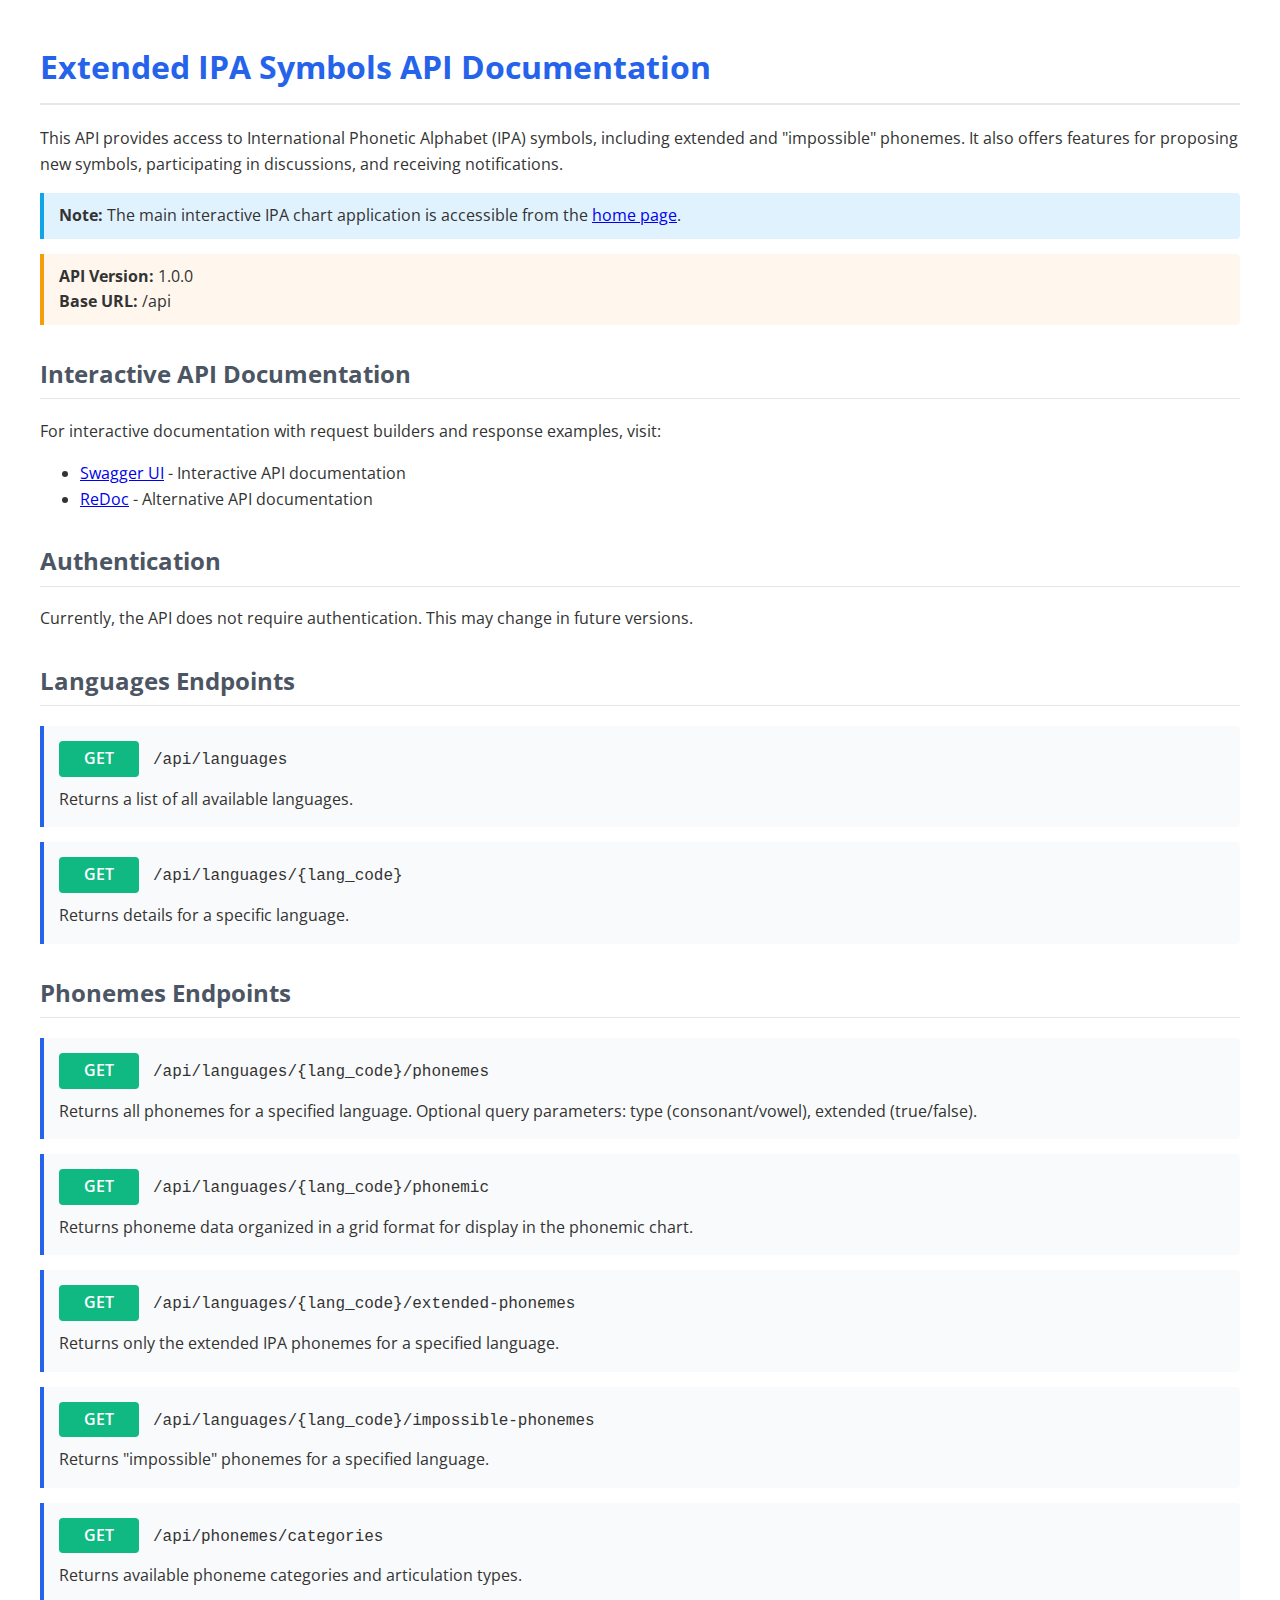
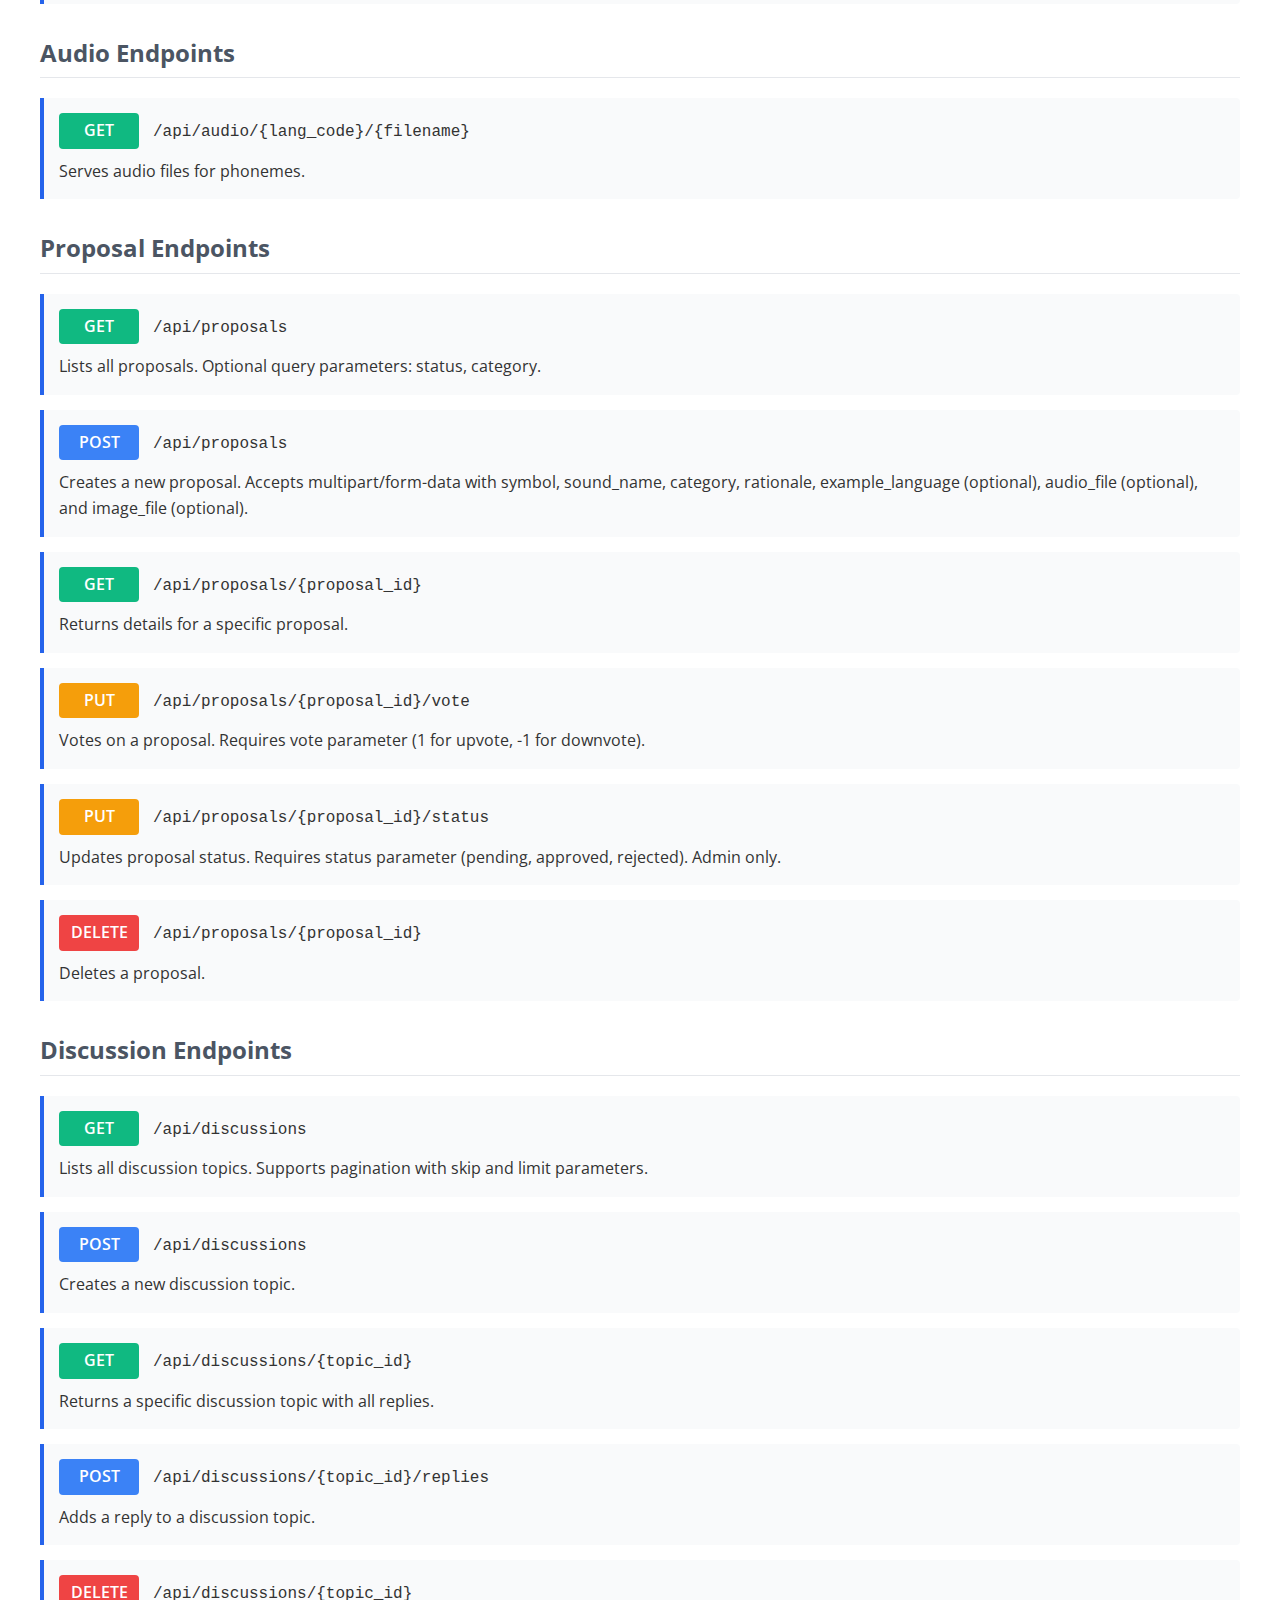
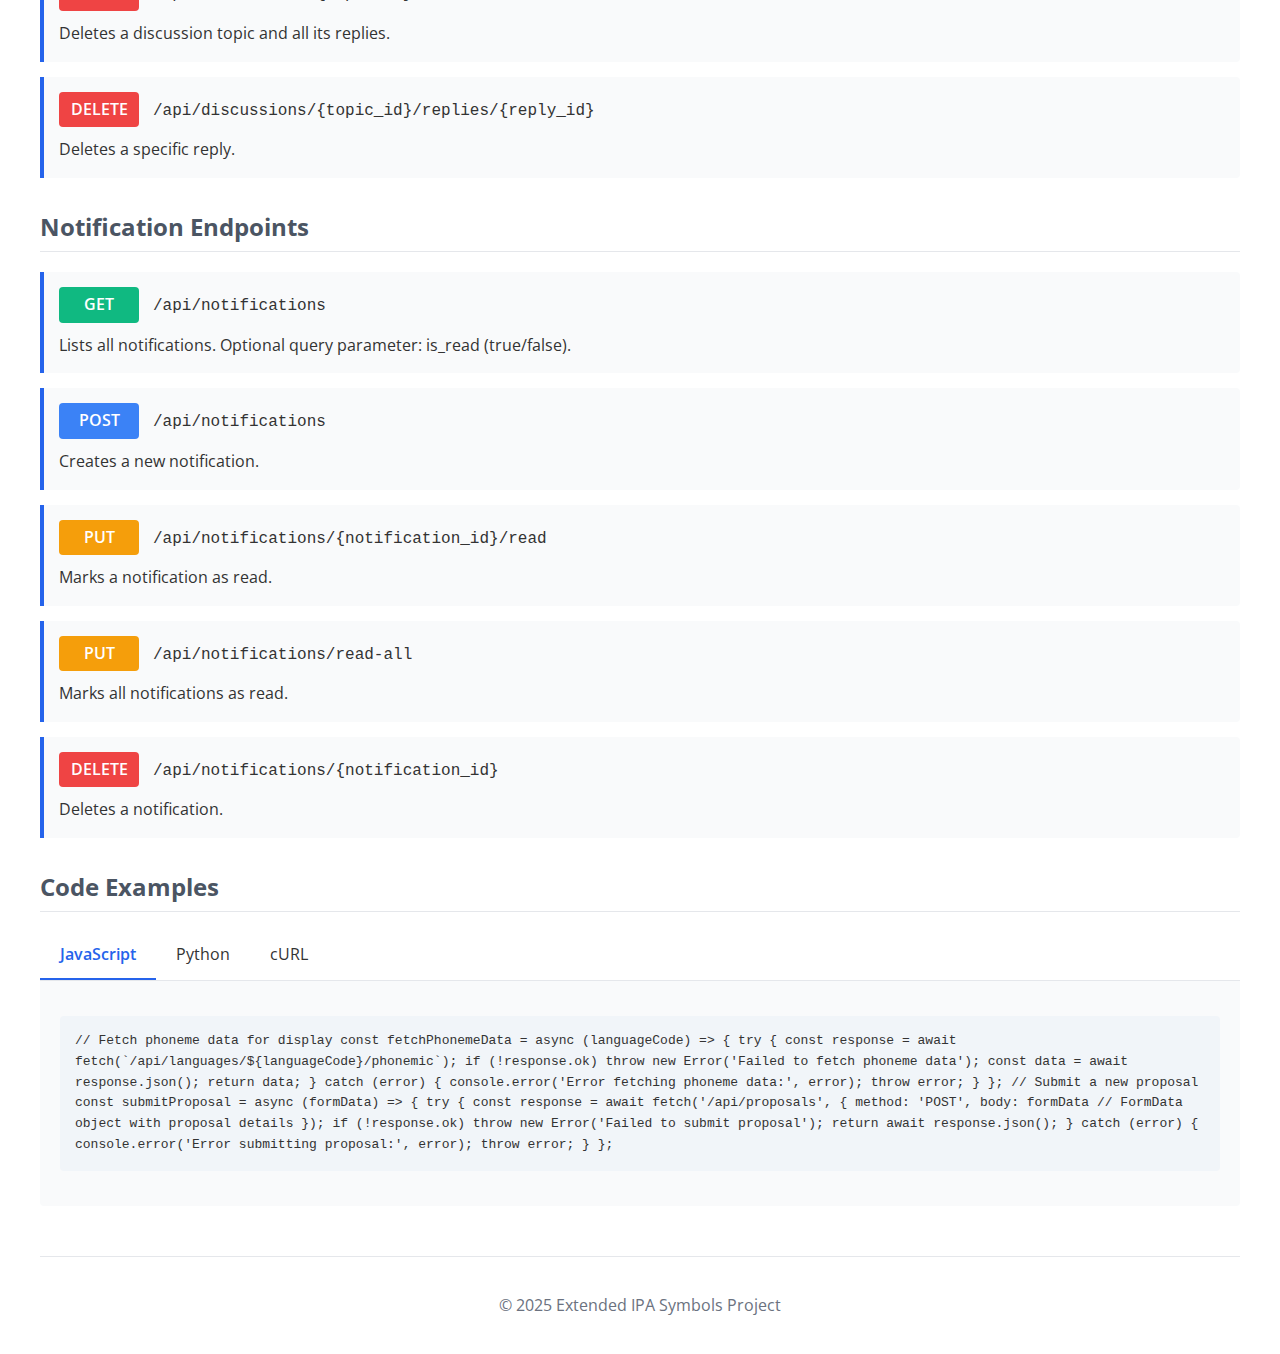
<file: backend/templates/api.html>
<!DOCTYPE html>
<html lang="en">
<head>
    <meta charset="UTF-8">
    <meta name="viewport" content="width=device-width, initial-scale=1.0">
    <title>Extended IPA Symbols API</title>
    <link href="https://fonts.googleapis.com/css2?family=Open+Sans:wght@400;600&display=swap" rel="stylesheet">
    <style>
        body {
            font-family: 'Open Sans', sans-serif;
            line-height: 1.6;
            color: #333;
            max-width: 1200px;
            margin: 0 auto;
            padding: 20px;
        }
        h1 {
            color: #2563eb;
            border-bottom: 2px solid #e5e7eb;
            padding-bottom: 10px;
        }
        h2 {
            color: #4b5563;
            margin-top: 30px;
            border-bottom: 1px solid #e5e7eb;
            padding-bottom: 5px;
        }
        h3 {
            color: #4b5563;
            margin-top: 25px;
        }
        .endpoint {
            background-color: #f9fafb;
            border-left: 4px solid #2563eb;
            padding: 15px;
            margin-bottom: 15px;
            border-radius: 0 4px 4px 0;
        }
        .method {
            font-weight: 600;
            color: #fff;
            padding: 5px 10px;
            border-radius: 4px;
            margin-right: 10px;
            display: inline-block;
            width: 60px;
            text-align: center;
        }
        .get {
            background-color: #10b981;
        }
        .post {
            background-color: #3b82f6;
        }
        .put {
            background-color: #f59e0b;
        }
        .delete {
            background-color: #ef4444;
        }
        .path {
            font-family: monospace;
            font-size: 16px;
        }
        .description {
            margin-top: 10px;
        }
        .code {
            background-color: #f1f5f9;
            padding: 15px;
            border-radius: 4px;
            overflow-x: auto;
            font-family: monospace;
            margin: 15px 0;
        }
        .note {
            background-color: #e0f2fe;
            border-left: 4px solid #0ea5e9;
            padding: 10px 15px;
            margin: 15px 0;
            border-radius: 0 4px 4px 0;
        }
        .warning {
            background-color: #fff7ed;
            border-left: 4px solid #f59e0b;
            padding: 10px 15px;
            margin: 15px 0;
            border-radius: 0 4px 4px 0;
        }
        .tab-container {
            margin: 20px 0;
        }
        .tabs {
            display: flex;
            border-bottom: 1px solid #e5e7eb;
        }
        .tab {
            padding: 10px 20px;
            cursor: pointer;
            border-bottom: 2px solid transparent;
        }
        .tab.active {
            border-bottom: 2px solid #2563eb;
            color: #2563eb;
            font-weight: 600;
        }
        .tab-content {
            display: none;
            padding: 20px;
            background-color: #f9fafb;
            border-radius: 0 0 4px 4px;
        }
        .tab-content.active {
            display: block;
        }
        .footer {
            margin-top: 50px;
            padding-top: 20px;
            border-top: 1px solid #e5e7eb;
            text-align: center;
            color: #6b7280;
        }
    </style>
</head>
<body>
    <h1>Extended IPA Symbols API Documentation</h1>
    
    <p>This API provides access to International Phonetic Alphabet (IPA) symbols, including extended and "impossible" phonemes. It also offers features for proposing new symbols, participating in discussions, and receiving notifications.</p>
    
    <div class="note">
        <strong>Note:</strong> The main interactive IPA chart application is accessible from the <a href="/">home page</a>.
    </div>
    
    <div class="warning">
        <strong>API Version:</strong> 1.0.0<br>
        <strong>Base URL:</strong> /api
    </div>
    
    <h2>Interactive API Documentation</h2>
    <p>For interactive documentation with request builders and response examples, visit:</p>
    <ul>
        <li><a href="/api/docs" target="_blank">Swagger UI</a> - Interactive API documentation</li>
        <li><a href="/api/redoc" target="_blank">ReDoc</a> - Alternative API documentation</li>
    </ul>
    
    <h2>Authentication</h2>
    <p>Currently, the API does not require authentication. This may change in future versions.</p>
    
    <h2>Languages Endpoints</h2>
    
    <div class="endpoint">
        <span class="method get">GET</span>
        <span class="path">/api/languages</span>
        <div class="description">Returns a list of all available languages.</div>
    </div>
    
    <div class="endpoint">
        <span class="method get">GET</span>
        <span class="path">/api/languages/{lang_code}</span>
        <div class="description">Returns details for a specific language.</div>
    </div>
    
    <h2>Phonemes Endpoints</h2>
    
    <div class="endpoint">
        <span class="method get">GET</span>
        <span class="path">/api/languages/{lang_code}/phonemes</span>
        <div class="description">Returns all phonemes for a specified language. Optional query parameters: type (consonant/vowel), extended (true/false).</div>
    </div>
    
    <div class="endpoint">
        <span class="method get">GET</span>
        <span class="path">/api/languages/{lang_code}/phonemic</span>
        <div class="description">Returns phoneme data organized in a grid format for display in the phonemic chart.</div>
    </div>
    
    <div class="endpoint">
        <span class="method get">GET</span>
        <span class="path">/api/languages/{lang_code}/extended-phonemes</span>
        <div class="description">Returns only the extended IPA phonemes for a specified language.</div>
    </div>
    
    <div class="endpoint">
        <span class="method get">GET</span>
        <span class="path">/api/languages/{lang_code}/impossible-phonemes</span>
        <div class="description">Returns "impossible" phonemes for a specified language.</div>
    </div>
    
    <div class="endpoint">
        <span class="method get">GET</span>
        <span class="path">/api/phonemes/categories</span>
        <div class="description">Returns available phoneme categories and articulation types.</div>
    </div>
    
    <h2>Audio Endpoints</h2>
    
    <div class="endpoint">
        <span class="method get">GET</span>
        <span class="path">/api/audio/{lang_code}/{filename}</span>
        <div class="description">Serves audio files for phonemes.</div>
    </div>
    
    <h2>Proposal Endpoints</h2>
    
    <div class="endpoint">
        <span class="method get">GET</span>
        <span class="path">/api/proposals</span>
        <div class="description">Lists all proposals. Optional query parameters: status, category.</div>
    </div>
    
    <div class="endpoint">
        <span class="method post">POST</span>
        <span class="path">/api/proposals</span>
        <div class="description">Creates a new proposal. Accepts multipart/form-data with symbol, sound_name, category, rationale, example_language (optional), audio_file (optional), and image_file (optional).</div>
    </div>
    
    <div class="endpoint">
        <span class="method get">GET</span>
        <span class="path">/api/proposals/{proposal_id}</span>
        <div class="description">Returns details for a specific proposal.</div>
    </div>
    
    <div class="endpoint">
        <span class="method put">PUT</span>
        <span class="path">/api/proposals/{proposal_id}/vote</span>
        <div class="description">Votes on a proposal. Requires vote parameter (1 for upvote, -1 for downvote).</div>
    </div>
    
    <div class="endpoint">
        <span class="method put">PUT</span>
        <span class="path">/api/proposals/{proposal_id}/status</span>
        <div class="description">Updates proposal status. Requires status parameter (pending, approved, rejected). Admin only.</div>
    </div>
    
    <div class="endpoint">
        <span class="method delete">DELETE</span>
        <span class="path">/api/proposals/{proposal_id}</span>
        <div class="description">Deletes a proposal.</div>
    </div>
    
    <h2>Discussion Endpoints</h2>
    
    <div class="endpoint">
        <span class="method get">GET</span>
        <span class="path">/api/discussions</span>
        <div class="description">Lists all discussion topics. Supports pagination with skip and limit parameters.</div>
    </div>
    
    <div class="endpoint">
        <span class="method post">POST</span>
        <span class="path">/api/discussions</span>
        <div class="description">Creates a new discussion topic.</div>
    </div>
    
    <div class="endpoint">
        <span class="method get">GET</span>
        <span class="path">/api/discussions/{topic_id}</span>
        <div class="description">Returns a specific discussion topic with all replies.</div>
    </div>
    
    <div class="endpoint">
        <span class="method post">POST</span>
        <span class="path">/api/discussions/{topic_id}/replies</span>
        <div class="description">Adds a reply to a discussion topic.</div>
    </div>
    
    <div class="endpoint">
        <span class="method delete">DELETE</span>
        <span class="path">/api/discussions/{topic_id}</span>
        <div class="description">Deletes a discussion topic and all its replies.</div>
    </div>
    
    <div class="endpoint">
        <span class="method delete">DELETE</span>
        <span class="path">/api/discussions/{topic_id}/replies/{reply_id}</span>
        <div class="description">Deletes a specific reply.</div>
    </div>
    
    <h2>Notification Endpoints</h2>
    
    <div class="endpoint">
        <span class="method get">GET</span>
        <span class="path">/api/notifications</span>
        <div class="description">Lists all notifications. Optional query parameter: is_read (true/false).</div>
    </div>
    
    <div class="endpoint">
        <span class="method post">POST</span>
        <span class="path">/api/notifications</span>
        <div class="description">Creates a new notification.</div>
    </div>
    
    <div class="endpoint">
        <span class="method put">PUT</span>
        <span class="path">/api/notifications/{notification_id}/read</span>
        <div class="description">Marks a notification as read.</div>
    </div>
    
    <div class="endpoint">
        <span class="method put">PUT</span>
        <span class="path">/api/notifications/read-all</span>
        <div class="description">Marks all notifications as read.</div>
    </div>
    
    <div class="endpoint">
        <span class="method delete">DELETE</span>
        <span class="path">/api/notifications/{notification_id}</span>
        <div class="description">Deletes a notification.</div>
    </div>
    
    <h2>Code Examples</h2>
    
    <div class="tab-container">
        <div class="tabs">
            <div class="tab active" data-tab="js">JavaScript</div>
            <div class="tab" data-tab="python">Python</div>
            <div class="tab" data-tab="curl">cURL</div>
        </div>
        
        <div class="tab-content active" id="js">
            <div class="code">
// Fetch phoneme data for display
const fetchPhonemeData = async (languageCode) => {
  try {
    const response = await fetch(`/api/languages/${languageCode}/phonemic`);
    if (!response.ok) throw new Error('Failed to fetch phoneme data');
    
    const data = await response.json();
    return data;
  } catch (error) {
    console.error('Error fetching phoneme data:', error);
    throw error;
  }
};

// Submit a new proposal
const submitProposal = async (formData) => {
  try {
    const response = await fetch('/api/proposals', {
      method: 'POST',
      body: formData  // FormData object with proposal details
    });
    
    if (!response.ok) throw new Error('Failed to submit proposal');
    
    return await response.json();
  } catch (error) {
    console.error('Error submitting proposal:', error);
    throw error;
  }
};
            </div>
        </div>
        
        <div class="tab-content" id="python">
            <div class="code">
import requests

# Fetch all languages
def get_languages():
    response = requests.get('http://example.com/api/languages')
    response.raise_for_status()
    return response.json()

# Fetch phoneme data for a language
def get_phoneme_data(language_code):
    response = requests.get(f'http://example.com/api/languages/{language_code}/phonemic')
    response.raise_for_status()
    return response.json()

# Submit a proposal with files
def submit_proposal(symbol, sound_name, category, rationale, example_lang=None, audio_file=None, image_file=None):
    files = {}
    if audio_file:
        files['audio_file'] = audio_file
    if image_file:
        files['image_file'] = image_file
        
    data = {
        'symbol': symbol,
        'sound_name': sound_name,
        'category': category,
        'rationale': rationale
    }
    
    if example_lang:
        data['example_language'] = example_lang
        
    response = requests.post('http://example.com/api/proposals', data=data, files=files)
    response.raise_for_status()
    return response.json()
            </div>
        </div>
        
        <div class="tab-content" id="curl">
            <div class="code">
# Get all languages
curl -X GET http://example.com/api/languages

# Get phoneme data for English
curl -X GET http://example.com/api/languages/english/phonemic

# Submit a proposal
curl -X POST http://example.com/api/proposals \
  -F "symbol=ꬶ" \
  -F "sound_name=Voiced postpalatal plosive" \
  -F "category=consonant" \
  -F "rationale=This symbol is needed for various languages that use this sound" \
  -F "example_language=Hypothetical Language X" \
  -F "audio_file=@/path/to/audio.mp3"

# Vote on a proposal
curl -X PUT http://example.com/api/proposals/f47ac10b-58cc-4372-a567-0e02b2c3d479/vote \
  -H "Content-Type: application/json" \
  -d '{"vote": 1}'
            </div>
        </div>
    </div>
    
    <div class="footer">
        <p>&copy; 2025 Extended IPA Symbols Project</p>
    </div>
    
    <script>
        // Tab switching
        const tabs = document.querySelectorAll('.tab');
        const tabContents = document.querySelectorAll('.tab-content');
        
        tabs.forEach(tab => {
            tab.addEventListener('click', function() {
                // Remove active class from all tabs
                tabs.forEach(t => t.classList.remove('active'));
                
                // Add active class to clicked tab
                this.classList.add('active');
                
                // Hide all tab contents
                tabContents.forEach(content => content.classList.remove('active'));
                
                // Show the corresponding tab content
                const tabId = this.getAttribute('data-tab');
                document.getElementById(tabId).classList.add('active');
            });
        });
    </script>
</body>
</html>
</file>
